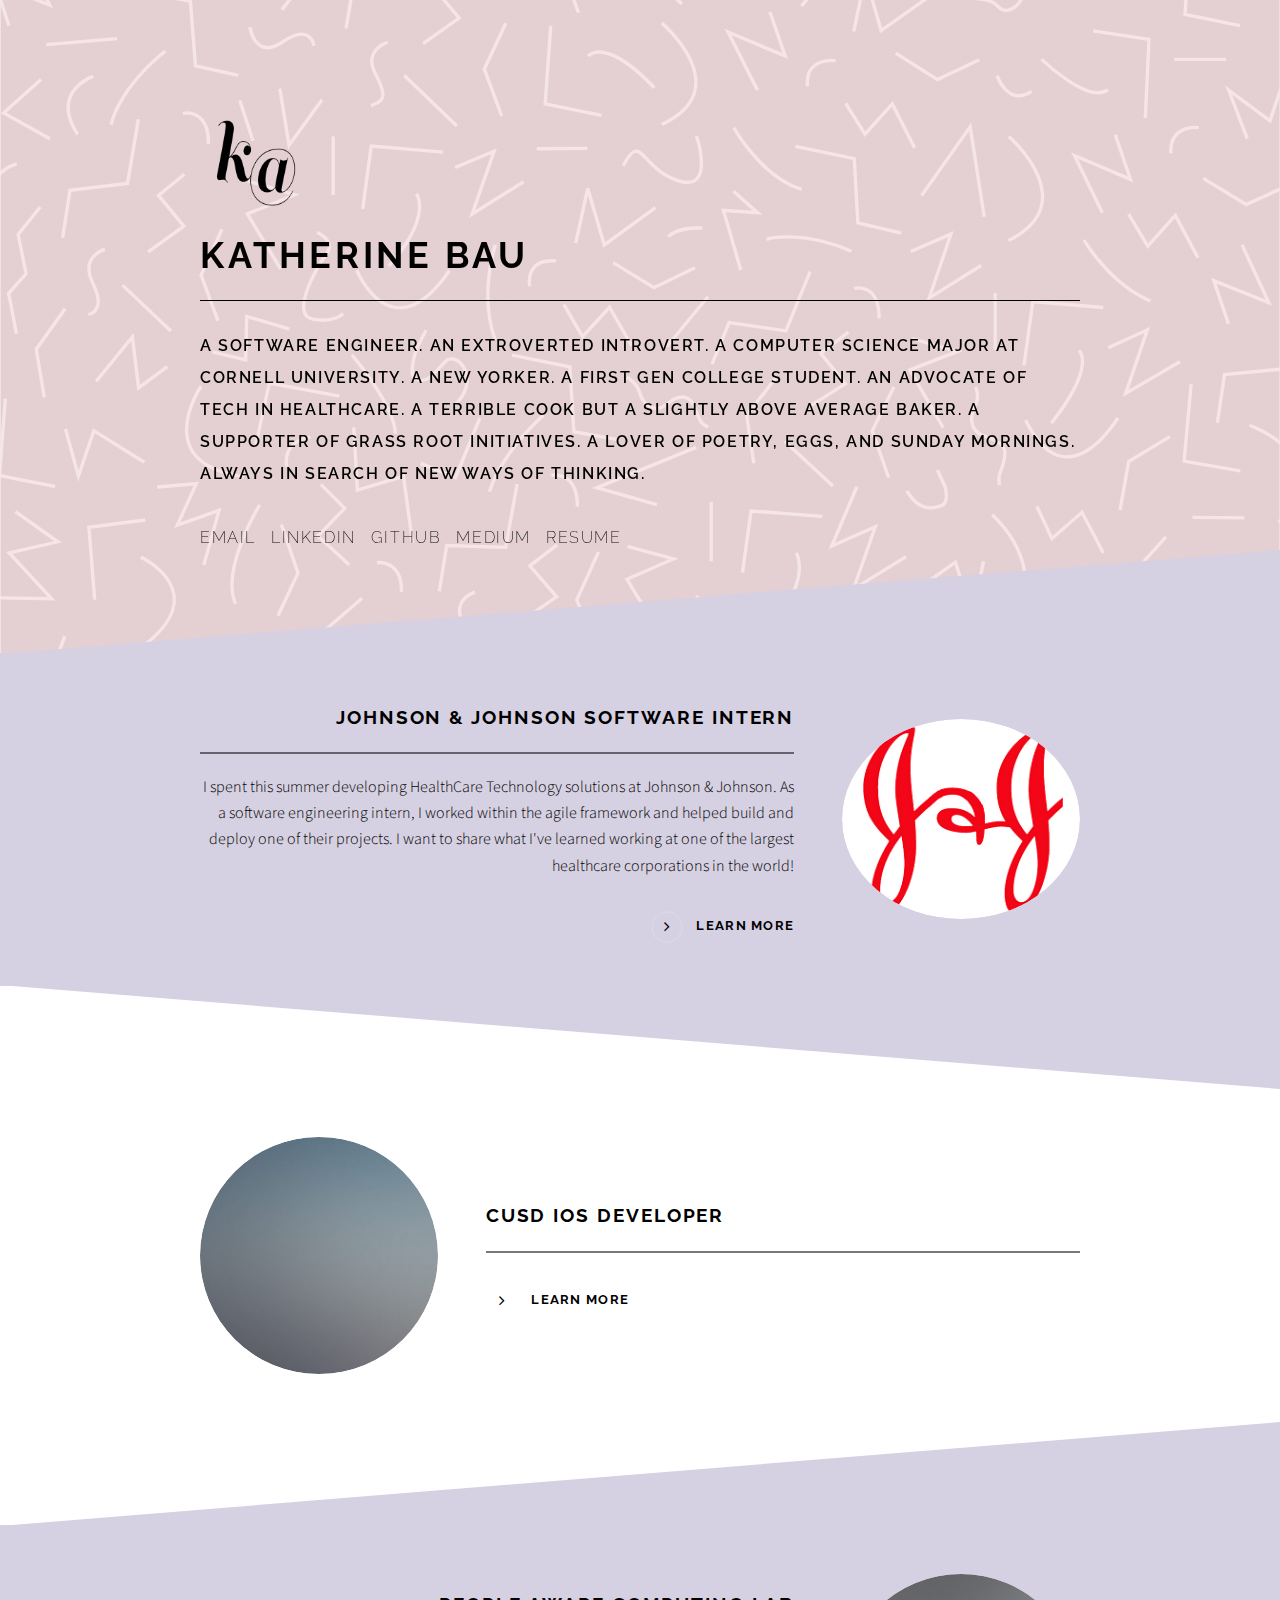
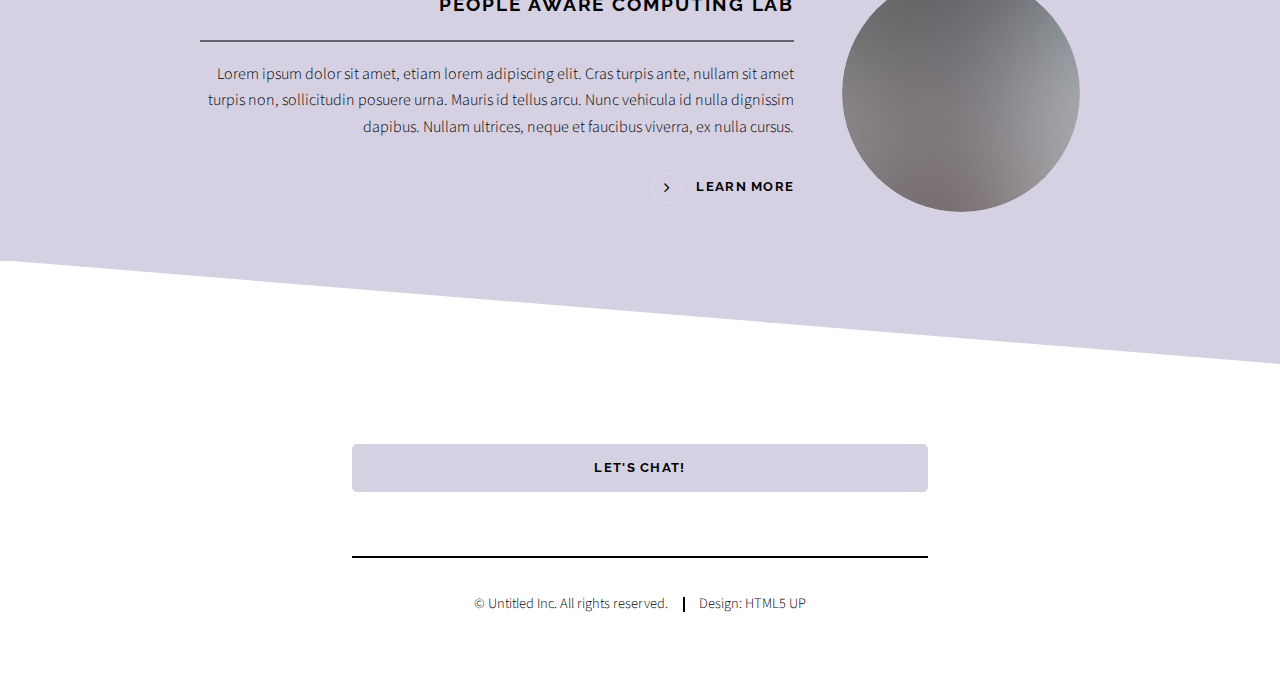
<file: index.html>
<!DOCTYPE HTML>
<!--
	Solid State by HTML5 UP
	html5up.net | @ajlkn
	Free for personal and commercial use under the CCA 3.0 license (html5up.net/license)

	Both the original HTML/CSS has been modified by Katherine Bau.
-->
<html>
	<head>
		<title>Katherine Bau</title>
		<meta charset="utf-8" />
		<meta name="viewport" content="width=device-width, initial-scale=1" />
		<!--[if lte IE 8]><script src="assets/js/ie/html5shiv.js"></script><![endif]-->
		<link rel="stylesheet" href="assets/css/main.css" />
		<!--[if lte IE 9]><link rel="stylesheet" href="assets/css/ie9.css" /><![endif]-->
		<!--[if lte IE 8]><link rel="stylesheet" href="assets/css/ie8.css" /><![endif]-->
	</head>
	<body>

		<!-- Page Wrapper -->
			<div id="page-wrapper">

				<!-- Header -->
					<header id="header" class="alt">
						<h1><a href="index.html">Katherine Bau</a></h1>
						<!--<nav>
							<a href="#menu">Menu</a>
						</nav>-->
					</header>

				<!-- Menu -->
					<!--<nav id="menu">
						<div class="inner">
							<h2 style = "padding-bottom: 0px;"><img src= "images/logokatblack.png" style = "width:30%; height:auto"></h2>
							<ul class="links">
								<li><a href="index.html">Home</a></li>
								<li><a href="generic.html">Generic</a></li>
								<li><a href="elements.html">Elements</a></li>
							</ul>
							<a href="#" class="close">Close</a>
						</div>
					</nav>-->


				<!-- Banner -->
					<section id="banner">
						<div class="inner">
							<img src= "images/logokatblack.png" style = "width:12% ; height:auto">
							<h2>Katherine Bau</h2>
							<p> <b>A software engineer. An Extroverted Introvert. A Computer Science Major at Cornell University. A New Yorker. A first gen college student. An advocate of tech in healthcare. A terrible cook but a slightly above average baker. A supporter of grass root initiatives. A lover of poetry, eggs, and Sunday mornings. Always in search of new ways of thinking.</b> </p>

							<p>
								<ul id = "contact_nav">
								<li class = "contact_nav_item"><a href="mailto:kb577@cornell.edu"><p>Email</p></a></li>
								<li class = "contact_nav_item"><a href="https://www.linkedin.com/in/katherine-bau" target="_blank"><p>LinkedIn</p></a></li>
								<li class = "conact_nav_item"><a href="https://github.com" target="_blank"><p>GitHub</p></a></li>
								<li class = "contact_nav_item"><a href="https://medium.com/@katherinebau" target="_blank"><p>Medium<p></a></li>
								<li class = "contact_nav_item"><a href="Resume.pdf" target="_blank"><p>Resume</p></a></li>
								<ul>
							</p>

						</div>
					</section>

				<!-- Wrapper -->
					<section id="wrapper">

						<!-- One -->
							<section id="one" class="wrapper spotlight style1">
								<div class="inner">
									<a href="#" onClick="return false;" class="image"><img src="images/jjlogo.png" alt=""/></a>
									<div class="content">
										<h2 class="major">Johnson & Johnson Software Intern</h2>
										<p>I spent this summer developing HealthCare Technology solutions at Johnson & Johnson. As a software engineering intern, I worked within the agile framework and helped build and deploy one of their projects. I want to share what I've learned working at one of the largest healthcare corporations in the world!  </p>
										<a href="#" class="special">Learn more</a>
									</div>
								</div>
							</section>

						<!-- Two -->
							<section id="two" class="wrapper alt spotlight style2">
								<div class="inner">
									<a href="#" class="image"><img src="images/pic02.jpg" alt="" /></a>
									<div class="content">
										<h2 class="major">CUSD iOS Developer</h2>
										<p></p>
										<a href="#" class="special">Learn more</a>
									</div>
								</div>
							</section>

						<!-- Three -->
							<section id="three" class="wrapper spotlight style3">
								<div class="inner">
									<a href="#" class="image"><img src="images/pic03.jpg" alt="" /></a>
									<div class="content">
										<h2 class="major">People Aware Computing Lab</h2>
										<p>Lorem ipsum dolor sit amet, etiam lorem adipiscing elit. Cras turpis ante, nullam sit amet turpis non, sollicitudin posuere urna. Mauris id tellus arcu. Nunc vehicula id nulla dignissim dapibus. Nullam ultrices, neque et faucibus viverra, ex nulla cursus.</p>
										<a href="#" class="special">Learn more</a>
									</div>
								</div>
							</section>

					</section>

				<!-- Footer -->
					<section id="footer">
						<div class="inner" style = "text-align: center; width:45%">
							<a href="mailto:kb577@cornell.edu" class="button special">Let's Chat!</a>
							<ul class="copyright">
								<li>&copy; Untitled Inc. All rights reserved.</li><li>Design: <a href="http://html5up.net">HTML5 UP</a></li>
							</ul>
						</div>
					</section>

			</div>

		<!-- Scripts -->
			<script src="assets/js/skel.min.js"></script>
			<script src="assets/js/jquery.min.js"></script>
			<script src="assets/js/jquery.scrollex.min.js"></script>
			<script src="assets/js/util.js"></script>
			<!--[if lte IE 8]><script src="assets/js/ie/respond.min.js"></script><![endif]-->
			<script src="assets/js/main.js"></script>

	</body>
</html>
</file>
<file: assets/css/ie9.css>
/*
	Solid State by HTML5 UP
	html5up.net | @ajlkn
	Free for personal and commercial use under the CCA 3.0 license (html5up.net/license)
*/

/* Basic */

	body {
		background-color: #2e3141;
		background-image: url("../../images/bg.jpg");
		background-size: cover;
		background-attachment: fixed;
		background-position: center;
	}

		body:before {
			background: rgba(46, 49, 65, 0.8);
			content: '';
			display: block;
			height: 100%;
			left: 0;
			position: fixed;
			top: 0;
			width: 100%;
		}

		body > * {
			position: relative;
			z-index: 1;
		}

/* Features */

	.features article {
		display: inline-block;
		width: 45%;
	}

/* Menu */

	#menu .inner {
		margin: 4em auto;
	}

/* Wrapper */

	#wrapper > header {
		background: none !important;
	}

	.wrapper.spotlight .inner {
		text-align: left !important;
	}

	.wrapper.spotlight .image {
		display: inline-block;
		margin: 0 3em 2em 0 !important;
		vertical-align: middle;
		width: 24%;
	}

	.wrapper.spotlight .content {
		display: inline-block;
		vertical-align: middle;
		width: 70%;
	}

/* Banner */

	#banner {
		background: none !important;
	}

/* Footer */

	#footer {
		background: none !important;
	}

		#footer .inner form {
			display: inline-block;
			width: 45%;
		}

		#footer .inner .contact {
			display: inline-block;
			width: 45%;
		}
</file>
<file: assets/css/ie8.css>
/*
	Solid State by HTML5 UP
	html5up.net | @ajlkn
	Free for personal and commercial use under the CCA 3.0 license (html5up.net/license)
*/

/* Basic */

	body {
		-ms-behavior: url("assets/js/backgroundsize.min.htc");
	}

/* Type */

	h1.major, h2.major, h3.major, h4.major, h5.major, h6.major {
		border-bottom: solid 2px #ffffff;
	}

	blockquote {
		border-left: solid 4px #ffffff;
	}

	code {
		border: solid 2px #ffffff;
	}

	hr {
		border-bottom: solid 2px #ffffff;
	}

/* Button */

	input[type="submit"],
	input[type="reset"],
	input[type="button"],
	button,
	.button {
		position: relative;
		-ms-behavior: url("assets/js/ie/PIE.htc");
		border: solid 2px #ffffff;
	}

		input[type="submit"].special,
		input[type="reset"].special,
		input[type="button"].special,
		button.special,
		.button.special {
			border: 0;
		}

/* Form */

	input[type="text"],
	input[type="password"],
	input[type="email"],
	input[type="tel"],
	select,
	textarea {
		position: relative;
		-ms-behavior: url("assets/js/ie/PIE.htc");
		background: transparent;
		border: solid 2px #ffffff;
	}

/* Table */

	table tbody tr {
		border: solid 1px #ffffff;
		border-left: 0;
		border-right: 0;
	}

	table.alt tbody tr td {
		border: solid 1px #ffffff;
		border-left-width: 0;
		border-top-width: 0;
	}

		table.alt tbody tr td:first-child {
			border-left-width: 1px;
		}

	table.alt tbody tr:first-child td {
		border-top-width: 1px;
	}

	table.alt thead {
		border-bottom: 0;
	}

	table.alt tfoot {
		border-top: 0;
	}

/* Features */

	.features article {
		-ms-behavior: url("assets/js/ie/PIE.htc");
		position: relative;
		width: 44%;
	}

		.features article .image {
			margin-top: 0;
			margin-left: 0;
			width: 100%;
		}

/* Menu */

	#menu {
		background: #2e3141;
	}

		#menu h2 {
			border-bottom: solid 2px #ffffff;
		}

/* Header */

	#header {
		background-color: #353849;
	}

/* Wrapper */

	.wrapper {
		margin: 0;
	}

		.wrapper:before, .wrapper:after {
			display: none;
		}

		.wrapper.spotlight .image {
			-ms-behavior: url("assets/js/ie/PIE.htc");
		}

			.wrapper.spotlight .image img {
				position: relative;
				-ms-behavior: url("assets/js/ie/PIE.htc");
			}

/* Banner */

	#banner .logo .icon {
		border: solid 2px #ffffff;
		-ms-behavior: url("assets/js/ie/PIE.htc");
	}

	#banner h2 {
		border-bottom: solid 2px #ffffff;
	}

/* Footer */

	#footer .inner .copyright {
		border-top: solid 2px #ffffff;
	}

		#footer .inner .copyright li {
			border-left: solid 2px #ffffff;
		}
</file>
<file: assets/css/main.css>
@import url(font-awesome.min.css);
@import url("https://fonts.googleapis.com/css?family=Raleway:200,700|Source+Sans+Pro:300,600,300italic,600italic");

/*
	Solid State by HTML5 UP
	html5up.net | @ajlkn
	Free for personal and commercial use under the CCA 3.0 license (html5up.net/license)
*/

/* Reset */

	html, body, div, span, applet, object, iframe, h1, h2, h3, h4, h5, h6, p, blockquote, pre, a, abbr, acronym, address, big, cite, code, del, dfn, em, img, ins, kbd, q, s, samp, small, strike, strong, sub, sup, tt, var, b, u, i, center, dl, dt, dd, ol, ul, li, fieldset, form, label, legend, table, caption, tbody, tfoot, thead, tr, th, td, article, aside, canvas, details, embed, figure, figcaption, footer, header, hgroup, menu, nav, output, ruby, section, summary, time, mark, audio, video {
		margin: 0;
		padding: 0;
		border: 0;
		font-size: 100%;
		font: inherit;
		vertical-align: baseline;
	}

	article, aside, details, figcaption, figure, footer, header, hgroup, menu, nav, section {
		display: block;
	}

	body {
		line-height: 1;
	}

	ol, ul {
		list-style: none;
	}

	blockquote, q {
		quotes: none;
	}

	blockquote:before, blockquote:after, q:before, q:after {
		content: '';
		content: none;
	}

	table {
		border-collapse: collapse;
		border-spacing: 0;
	}

	body {
		-webkit-text-size-adjust: none;
	}

/* Box Model */

	*, *:before, *:after {
		-moz-box-sizing: border-box;
		-webkit-box-sizing: border-box;
		box-sizing: border-box;
	}

/* Grid */

	.row {
		border-bottom: solid 1px transparent;
		-moz-box-sizing: border-box;
		-webkit-box-sizing: border-box;
		box-sizing: border-box;
	}

	.row > * {
		float: left;
		-moz-box-sizing: border-box;
		-webkit-box-sizing: border-box;
		box-sizing: border-box;
	}

	.row:after, .row:before {
		content: '';
		display: block;
		clear: both;
		height: 0;
	}

	.row.uniform > * > :first-child {
		margin-top: 0;
	}

	.row.uniform > * > :last-child {
		margin-bottom: 0;
	}

	.row.\30 \25 > * {
		padding: 0 0 0 0em;
	}

	.row.\30 \25 {
		margin: 0 0 -1px 0em;
	}

	.row.uniform.\30 \25 > * {
		padding: 0em 0 0 0em;
	}

	.row.uniform.\30 \25 {
		margin: 0em 0 -1px 0em;
	}

	.row > * {
		padding: 0 0 0 1.75em;
	}

	.row {
		margin: 0 0 -1px -1.75em;
	}

	.row.uniform > * {
		padding: 1.75em 0 0 1.75em;
	}

	.row.uniform {
		margin: -1.75em 0 -1px -1.75em;
	}

	.row.\32 00\25 > * {
		padding: 0 0 0 3.5em;
	}

	.row.\32 00\25 {
		margin: 0 0 -1px -3.5em;
	}

	.row.uniform.\32 00\25 > * {
		padding: 3.5em 0 0 3.5em;
	}

	.row.uniform.\32 00\25 {
		margin: -3.5em 0 -1px -3.5em;
	}

	.row.\31 50\25 > * {
		padding: 0 0 0 2.625em;
	}

	.row.\31 50\25 {
		margin: 0 0 -1px -2.625em;
	}

	.row.uniform.\31 50\25 > * {
		padding: 2.625em 0 0 2.625em;
	}

	.row.uniform.\31 50\25 {
		margin: -2.625em 0 -1px -2.625em;
	}

	.row.\35 0\25 > * {
		padding: 0 0 0 0.875em;
	}

	.row.\35 0\25 {
		margin: 0 0 -1px -0.875em;
	}

	.row.uniform.\35 0\25 > * {
		padding: 0.875em 0 0 0.875em;
	}

	.row.uniform.\35 0\25 {
		margin: -0.875em 0 -1px -0.875em;
	}

	.row.\32 5\25 > * {
		padding: 0 0 0 0.4375em;
	}

	.row.\32 5\25 {
		margin: 0 0 -1px -0.4375em;
	}

	.row.uniform.\32 5\25 > * {
		padding: 0.4375em 0 0 0.4375em;
	}

	.row.uniform.\32 5\25 {
		margin: -0.4375em 0 -1px -0.4375em;
	}

	.\31 2u, .\31 2u\24 {
		width: 100%;
		clear: none;
		margin-left: 0;
	}

	.\31 1u, .\31 1u\24 {
		width: 91.6666666667%;
		clear: none;
		margin-left: 0;
	}

	.\31 0u, .\31 0u\24 {
		width: 83.3333333333%;
		clear: none;
		margin-left: 0;
	}

	.\39 u, .\39 u\24 {
		width: 75%;
		clear: none;
		margin-left: 0;
	}

	.\38 u, .\38 u\24 {
		width: 66.6666666667%;
		clear: none;
		margin-left: 0;
	}

	.\37 u, .\37 u\24 {
		width: 58.3333333333%;
		clear: none;
		margin-left: 0;
	}

	.\36 u, .\36 u\24 {
		width: 50%;
		clear: none;
		margin-left: 0;
	}

	.\35 u, .\35 u\24 {
		width: 41.6666666667%;
		clear: none;
		margin-left: 0;
	}

	.\34 u, .\34 u\24 {
		width: 33.3333333333%;
		clear: none;
		margin-left: 0;
	}

	.\33 u, .\33 u\24 {
		width: 25%;
		clear: none;
		margin-left: 0;
	}

	.\32 u, .\32 u\24 {
		width: 16.6666666667%;
		clear: none;
		margin-left: 0;
	}

	.\31 u, .\31 u\24 {
		width: 8.3333333333%;
		clear: none;
		margin-left: 0;
	}

	.\31 2u\24 + *,
	.\31 1u\24 + *,
	.\31 0u\24 + *,
	.\39 u\24 + *,
	.\38 u\24 + *,
	.\37 u\24 + *,
	.\36 u\24 + *,
	.\35 u\24 + *,
	.\34 u\24 + *,
	.\33 u\24 + *,
	.\32 u\24 + *,
	.\31 u\24 + * {
		clear: left;
	}

	.\-11u {
		margin-left: 91.66667%;
	}

	.\-10u {
		margin-left: 83.33333%;
	}

	.\-9u {
		margin-left: 75%;
	}

	.\-8u {
		margin-left: 66.66667%;
	}

	.\-7u {
		margin-left: 58.33333%;
	}

	.\-6u {
		margin-left: 50%;
	}

	.\-5u {
		margin-left: 41.66667%;
	}

	.\-4u {
		margin-left: 33.33333%;
	}

	.\-3u {
		margin-left: 25%;
	}

	.\-2u {
		margin-left: 16.66667%;
	}

	.\-1u {
		margin-left: 8.33333%;
	}

	@media screen and (max-width: 1680px) {

		.row > * {
			padding: 0 0 0 1.75em;
		}

		.row {
			margin: 0 0 -1px -1.75em;
		}

		.row.uniform > * {
			padding: 1.75em 0 0 1.75em;
		}

		.row.uniform {
			margin: -1.75em 0 -1px -1.75em;
		}

		.row.\32 00\25 > * {
			padding: 0 0 0 3.5em;
		}

		.row.\32 00\25 {
			margin: 0 0 -1px -3.5em;
		}

		.row.uniform.\32 00\25 > * {
			padding: 3.5em 0 0 3.5em;
		}

		.row.uniform.\32 00\25 {
			margin: -3.5em 0 -1px -3.5em;
		}

		.row.\31 50\25 > * {
			padding: 0 0 0 2.625em;
		}

		.row.\31 50\25 {
			margin: 0 0 -1px -2.625em;
		}

		.row.uniform.\31 50\25 > * {
			padding: 2.625em 0 0 2.625em;
		}

		.row.uniform.\31 50\25 {
			margin: -2.625em 0 -1px -2.625em;
		}

		.row.\35 0\25 > * {
			padding: 0 0 0 0.875em;
		}

		.row.\35 0\25 {
			margin: 0 0 -1px -0.875em;
		}

		.row.uniform.\35 0\25 > * {
			padding: 0.875em 0 0 0.875em;
		}

		.row.uniform.\35 0\25 {
			margin: -0.875em 0 -1px -0.875em;
		}

		.row.\32 5\25 > * {
			padding: 0 0 0 0.4375em;
		}

		.row.\32 5\25 {
			margin: 0 0 -1px -0.4375em;
		}

		.row.uniform.\32 5\25 > * {
			padding: 0.4375em 0 0 0.4375em;
		}

		.row.uniform.\32 5\25 {
			margin: -0.4375em 0 -1px -0.4375em;
		}

		.\31 2u\28xlarge\29, .\31 2u\24\28xlarge\29 {
			width: 100%;
			clear: none;
			margin-left: 0;
		}

		.\31 1u\28xlarge\29, .\31 1u\24\28xlarge\29 {
			width: 91.6666666667%;
			clear: none;
			margin-left: 0;
		}

		.\31 0u\28xlarge\29, .\31 0u\24\28xlarge\29 {
			width: 83.3333333333%;
			clear: none;
			margin-left: 0;
		}

		.\39 u\28xlarge\29, .\39 u\24\28xlarge\29 {
			width: 75%;
			clear: none;
			margin-left: 0;
		}

		.\38 u\28xlarge\29, .\38 u\24\28xlarge\29 {
			width: 66.6666666667%;
			clear: none;
			margin-left: 0;
		}

		.\37 u\28xlarge\29, .\37 u\24\28xlarge\29 {
			width: 58.3333333333%;
			clear: none;
			margin-left: 0;
		}

		.\36 u\28xlarge\29, .\36 u\24\28xlarge\29 {
			width: 50%;
			clear: none;
			margin-left: 0;
		}

		.\35 u\28xlarge\29, .\35 u\24\28xlarge\29 {
			width: 41.6666666667%;
			clear: none;
			margin-left: 0;
		}

		.\34 u\28xlarge\29, .\34 u\24\28xlarge\29 {
			width: 33.3333333333%;
			clear: none;
			margin-left: 0;
		}

		.\33 u\28xlarge\29, .\33 u\24\28xlarge\29 {
			width: 25%;
			clear: none;
			margin-left: 0;
		}

		.\32 u\28xlarge\29, .\32 u\24\28xlarge\29 {
			width: 16.6666666667%;
			clear: none;
			margin-left: 0;
		}

		.\31 u\28xlarge\29, .\31 u\24\28xlarge\29 {
			width: 8.3333333333%;
			clear: none;
			margin-left: 0;
		}

		.\31 2u\24\28xlarge\29 + *,
		.\31 1u\24\28xlarge\29 + *,
		.\31 0u\24\28xlarge\29 + *,
		.\39 u\24\28xlarge\29 + *,
		.\38 u\24\28xlarge\29 + *,
		.\37 u\24\28xlarge\29 + *,
		.\36 u\24\28xlarge\29 + *,
		.\35 u\24\28xlarge\29 + *,
		.\34 u\24\28xlarge\29 + *,
		.\33 u\24\28xlarge\29 + *,
		.\32 u\24\28xlarge\29 + *,
		.\31 u\24\28xlarge\29 + * {
			clear: left;
		}

		.\-11u\28xlarge\29 {
			margin-left: 91.66667%;
		}

		.\-10u\28xlarge\29 {
			margin-left: 83.33333%;
		}

		.\-9u\28xlarge\29 {
			margin-left: 75%;
		}

		.\-8u\28xlarge\29 {
			margin-left: 66.66667%;
		}

		.\-7u\28xlarge\29 {
			margin-left: 58.33333%;
		}

		.\-6u\28xlarge\29 {
			margin-left: 50%;
		}

		.\-5u\28xlarge\29 {
			margin-left: 41.66667%;
		}

		.\-4u\28xlarge\29 {
			margin-left: 33.33333%;
		}

		.\-3u\28xlarge\29 {
			margin-left: 25%;
		}

		.\-2u\28xlarge\29 {
			margin-left: 16.66667%;
		}

		.\-1u\28xlarge\29 {
			margin-left: 8.33333%;
		}

	}

	@media screen and (max-width: 1280px) {

		.row > * {
			padding: 0 0 0 1.75em;
		}

		.row {
			margin: 0 0 -1px -1.75em;
		}

		.row.uniform > * {
			padding: 1.75em 0 0 1.75em;
		}

		.row.uniform {
			margin: -1.75em 0 -1px -1.75em;
		}

		.row.\32 00\25 > * {
			padding: 0 0 0 3.5em;
		}

		.row.\32 00\25 {
			margin: 0 0 -1px -3.5em;
		}

		.row.uniform.\32 00\25 > * {
			padding: 3.5em 0 0 3.5em;
		}

		.row.uniform.\32 00\25 {
			margin: -3.5em 0 -1px -3.5em;
		}

		.row.\31 50\25 > * {
			padding: 0 0 0 2.625em;
		}

		.row.\31 50\25 {
			margin: 0 0 -1px -2.625em;
		}

		.row.uniform.\31 50\25 > * {
			padding: 2.625em 0 0 2.625em;
		}

		.row.uniform.\31 50\25 {
			margin: -2.625em 0 -1px -2.625em;
		}

		.row.\35 0\25 > * {
			padding: 0 0 0 0.875em;
		}

		.row.\35 0\25 {
			margin: 0 0 -1px -0.875em;
		}

		.row.uniform.\35 0\25 > * {
			padding: 0.875em 0 0 0.875em;
		}

		.row.uniform.\35 0\25 {
			margin: -0.875em 0 -1px -0.875em;
		}

		.row.\32 5\25 > * {
			padding: 0 0 0 0.4375em;
		}

		.row.\32 5\25 {
			margin: 0 0 -1px -0.4375em;
		}

		.row.uniform.\32 5\25 > * {
			padding: 0.4375em 0 0 0.4375em;
		}

		.row.uniform.\32 5\25 {
			margin: -0.4375em 0 -1px -0.4375em;
		}

		.\31 2u\28large\29, .\31 2u\24\28large\29 {
			width: 100%;
			clear: none;
			margin-left: 0;
		}

		.\31 1u\28large\29, .\31 1u\24\28large\29 {
			width: 91.6666666667%;
			clear: none;
			margin-left: 0;
		}

		.\31 0u\28large\29, .\31 0u\24\28large\29 {
			width: 83.3333333333%;
			clear: none;
			margin-left: 0;
		}

		.\39 u\28large\29, .\39 u\24\28large\29 {
			width: 75%;
			clear: none;
			margin-left: 0;
		}

		.\38 u\28large\29, .\38 u\24\28large\29 {
			width: 66.6666666667%;
			clear: none;
			margin-left: 0;
		}

		.\37 u\28large\29, .\37 u\24\28large\29 {
			width: 58.3333333333%;
			clear: none;
			margin-left: 0;
		}

		.\36 u\28large\29, .\36 u\24\28large\29 {
			width: 50%;
			clear: none;
			margin-left: 0;
		}

		.\35 u\28large\29, .\35 u\24\28large\29 {
			width: 41.6666666667%;
			clear: none;
			margin-left: 0;
		}

		.\34 u\28large\29, .\34 u\24\28large\29 {
			width: 33.3333333333%;
			clear: none;
			margin-left: 0;
		}

		.\33 u\28large\29, .\33 u\24\28large\29 {
			width: 25%;
			clear: none;
			margin-left: 0;
		}

		.\32 u\28large\29, .\32 u\24\28large\29 {
			width: 16.6666666667%;
			clear: none;
			margin-left: 0;
		}

		.\31 u\28large\29, .\31 u\24\28large\29 {
			width: 8.3333333333%;
			clear: none;
			margin-left: 0;
		}

		.\31 2u\24\28large\29 + *,
		.\31 1u\24\28large\29 + *,
		.\31 0u\24\28large\29 + *,
		.\39 u\24\28large\29 + *,
		.\38 u\24\28large\29 + *,
		.\37 u\24\28large\29 + *,
		.\36 u\24\28large\29 + *,
		.\35 u\24\28large\29 + *,
		.\34 u\24\28large\29 + *,
		.\33 u\24\28large\29 + *,
		.\32 u\24\28large\29 + *,
		.\31 u\24\28large\29 + * {
			clear: left;
		}

		.\-11u\28large\29 {
			margin-left: 91.66667%;
		}

		.\-10u\28large\29 {
			margin-left: 83.33333%;
		}

		.\-9u\28large\29 {
			margin-left: 75%;
		}

		.\-8u\28large\29 {
			margin-left: 66.66667%;
		}

		.\-7u\28large\29 {
			margin-left: 58.33333%;
		}

		.\-6u\28large\29 {
			margin-left: 50%;
		}

		.\-5u\28large\29 {
			margin-left: 41.66667%;
		}

		.\-4u\28large\29 {
			margin-left: 33.33333%;
		}

		.\-3u\28large\29 {
			margin-left: 25%;
		}

		.\-2u\28large\29 {
			margin-left: 16.66667%;
		}

		.\-1u\28large\29 {
			margin-left: 8.33333%;
		}

	}

	@media screen and (max-width: 980px) {

		.row > * {
			padding: 0 0 0 1.75em;
		}

		.row {
			margin: 0 0 -1px -1.75em;
		}

		.row.uniform > * {
			padding: 1.75em 0 0 1.75em;
		}

		.row.uniform {
			margin: -1.75em 0 -1px -1.75em;
		}

		.row.\32 00\25 > * {
			padding: 0 0 0 3.5em;
		}

		.row.\32 00\25 {
			margin: 0 0 -1px -3.5em;
		}

		.row.uniform.\32 00\25 > * {
			padding: 3.5em 0 0 3.5em;
		}

		.row.uniform.\32 00\25 {
			margin: -3.5em 0 -1px -3.5em;
		}

		.row.\31 50\25 > * {
			padding: 0 0 0 2.625em;
		}

		.row.\31 50\25 {
			margin: 0 0 -1px -2.625em;
		}

		.row.uniform.\31 50\25 > * {
			padding: 2.625em 0 0 2.625em;
		}

		.row.uniform.\31 50\25 {
			margin: -2.625em 0 -1px -2.625em;
		}

		.row.\35 0\25 > * {
			padding: 0 0 0 0.875em;
		}

		.row.\35 0\25 {
			margin: 0 0 -1px -0.875em;
		}

		.row.uniform.\35 0\25 > * {
			padding: 0.875em 0 0 0.875em;
		}

		.row.uniform.\35 0\25 {
			margin: -0.875em 0 -1px -0.875em;
		}

		.row.\32 5\25 > * {
			padding: 0 0 0 0.4375em;
		}

		.row.\32 5\25 {
			margin: 0 0 -1px -0.4375em;
		}

		.row.uniform.\32 5\25 > * {
			padding: 0.4375em 0 0 0.4375em;
		}

		.row.uniform.\32 5\25 {
			margin: -0.4375em 0 -1px -0.4375em;
		}

		.\31 2u\28medium\29, .\31 2u\24\28medium\29 {
			width: 100%;
			clear: none;
			margin-left: 0;
		}

		.\31 1u\28medium\29, .\31 1u\24\28medium\29 {
			width: 91.6666666667%;
			clear: none;
			margin-left: 0;
		}

		.\31 0u\28medium\29, .\31 0u\24\28medium\29 {
			width: 83.3333333333%;
			clear: none;
			margin-left: 0;
		}

		.\39 u\28medium\29, .\39 u\24\28medium\29 {
			width: 75%;
			clear: none;
			margin-left: 0;
		}

		.\38 u\28medium\29, .\38 u\24\28medium\29 {
			width: 66.6666666667%;
			clear: none;
			margin-left: 0;
		}

		.\37 u\28medium\29, .\37 u\24\28medium\29 {
			width: 58.3333333333%;
			clear: none;
			margin-left: 0;
		}

		.\36 u\28medium\29, .\36 u\24\28medium\29 {
			width: 50%;
			clear: none;
			margin-left: 0;
		}

		.\35 u\28medium\29, .\35 u\24\28medium\29 {
			width: 41.6666666667%;
			clear: none;
			margin-left: 0;
		}

		.\34 u\28medium\29, .\34 u\24\28medium\29 {
			width: 33.3333333333%;
			clear: none;
			margin-left: 0;
		}

		.\33 u\28medium\29, .\33 u\24\28medium\29 {
			width: 25%;
			clear: none;
			margin-left: 0;
		}

		.\32 u\28medium\29, .\32 u\24\28medium\29 {
			width: 16.6666666667%;
			clear: none;
			margin-left: 0;
		}

		.\31 u\28medium\29, .\31 u\24\28medium\29 {
			width: 8.3333333333%;
			clear: none;
			margin-left: 0;
		}

		.\31 2u\24\28medium\29 + *,
		.\31 1u\24\28medium\29 + *,
		.\31 0u\24\28medium\29 + *,
		.\39 u\24\28medium\29 + *,
		.\38 u\24\28medium\29 + *,
		.\37 u\24\28medium\29 + *,
		.\36 u\24\28medium\29 + *,
		.\35 u\24\28medium\29 + *,
		.\34 u\24\28medium\29 + *,
		.\33 u\24\28medium\29 + *,
		.\32 u\24\28medium\29 + *,
		.\31 u\24\28medium\29 + * {
			clear: left;
		}

		.\-11u\28medium\29 {
			margin-left: 91.66667%;
		}

		.\-10u\28medium\29 {
			margin-left: 83.33333%;
		}

		.\-9u\28medium\29 {
			margin-left: 75%;
		}

		.\-8u\28medium\29 {
			margin-left: 66.66667%;
		}

		.\-7u\28medium\29 {
			margin-left: 58.33333%;
		}

		.\-6u\28medium\29 {
			margin-left: 50%;
		}

		.\-5u\28medium\29 {
			margin-left: 41.66667%;
		}

		.\-4u\28medium\29 {
			margin-left: 33.33333%;
		}

		.\-3u\28medium\29 {
			margin-left: 25%;
		}

		.\-2u\28medium\29 {
			margin-left: 16.66667%;
		}

		.\-1u\28medium\29 {
			margin-left: 8.33333%;
		}

	}

	@media screen and (max-width: 736px) {

		.row > * {
			padding: 0 0 0 1.25em;
		}

		.row {
			margin: 0 0 -1px -1.25em;
		}

		.row.uniform > * {
			padding: 1.25em 0 0 1.25em;
		}

		.row.uniform {
			margin: -1.25em 0 -1px -1.25em;
		}

		.row.\32 00\25 > * {
			padding: 0 0 0 2.5em;
		}

		.row.\32 00\25 {
			margin: 0 0 -1px -2.5em;
		}

		.row.uniform.\32 00\25 > * {
			padding: 2.5em 0 0 2.5em;
		}

		.row.uniform.\32 00\25 {
			margin: -2.5em 0 -1px -2.5em;
		}

		.row.\31 50\25 > * {
			padding: 0 0 0 1.875em;
		}

		.row.\31 50\25 {
			margin: 0 0 -1px -1.875em;
		}

		.row.uniform.\31 50\25 > * {
			padding: 1.875em 0 0 1.875em;
		}

		.row.uniform.\31 50\25 {
			margin: -1.875em 0 -1px -1.875em;
		}

		.row.\35 0\25 > * {
			padding: 0 0 0 0.625em;
		}

		.row.\35 0\25 {
			margin: 0 0 -1px -0.625em;
		}

		.row.uniform.\35 0\25 > * {
			padding: 0.625em 0 0 0.625em;
		}

		.row.uniform.\35 0\25 {
			margin: -0.625em 0 -1px -0.625em;
		}

		.row.\32 5\25 > * {
			padding: 0 0 0 0.3125em;
		}

		.row.\32 5\25 {
			margin: 0 0 -1px -0.3125em;
		}

		.row.uniform.\32 5\25 > * {
			padding: 0.3125em 0 0 0.3125em;
		}

		.row.uniform.\32 5\25 {
			margin: -0.3125em 0 -1px -0.3125em;
		}

		.\31 2u\28small\29, .\31 2u\24\28small\29 {
			width: 100%;
			clear: none;
			margin-left: 0;
		}

		.\31 1u\28small\29, .\31 1u\24\28small\29 {
			width: 91.6666666667%;
			clear: none;
			margin-left: 0;
		}

		.\31 0u\28small\29, .\31 0u\24\28small\29 {
			width: 83.3333333333%;
			clear: none;
			margin-left: 0;
		}

		.\39 u\28small\29, .\39 u\24\28small\29 {
			width: 75%;
			clear: none;
			margin-left: 0;
		}

		.\38 u\28small\29, .\38 u\24\28small\29 {
			width: 66.6666666667%;
			clear: none;
			margin-left: 0;
		}

		.\37 u\28small\29, .\37 u\24\28small\29 {
			width: 58.3333333333%;
			clear: none;
			margin-left: 0;
		}

		.\36 u\28small\29, .\36 u\24\28small\29 {
			width: 50%;
			clear: none;
			margin-left: 0;
		}

		.\35 u\28small\29, .\35 u\24\28small\29 {
			width: 41.6666666667%;
			clear: none;
			margin-left: 0;
		}

		.\34 u\28small\29, .\34 u\24\28small\29 {
			width: 33.3333333333%;
			clear: none;
			margin-left: 0;
		}

		.\33 u\28small\29, .\33 u\24\28small\29 {
			width: 25%;
			clear: none;
			margin-left: 0;
		}

		.\32 u\28small\29, .\32 u\24\28small\29 {
			width: 16.6666666667%;
			clear: none;
			margin-left: 0;
		}

		.\31 u\28small\29, .\31 u\24\28small\29 {
			width: 8.3333333333%;
			clear: none;
			margin-left: 0;
		}

		.\31 2u\24\28small\29 + *,
		.\31 1u\24\28small\29 + *,
		.\31 0u\24\28small\29 + *,
		.\39 u\24\28small\29 + *,
		.\38 u\24\28small\29 + *,
		.\37 u\24\28small\29 + *,
		.\36 u\24\28small\29 + *,
		.\35 u\24\28small\29 + *,
		.\34 u\24\28small\29 + *,
		.\33 u\24\28small\29 + *,
		.\32 u\24\28small\29 + *,
		.\31 u\24\28small\29 + * {
			clear: left;
		}

		.\-11u\28small\29 {
			margin-left: 91.66667%;
		}

		.\-10u\28small\29 {
			margin-left: 83.33333%;
		}

		.\-9u\28small\29 {
			margin-left: 75%;
		}

		.\-8u\28small\29 {
			margin-left: 66.66667%;
		}

		.\-7u\28small\29 {
			margin-left: 58.33333%;
		}

		.\-6u\28small\29 {
			margin-left: 50%;
		}

		.\-5u\28small\29 {
			margin-left: 41.66667%;
		}

		.\-4u\28small\29 {
			margin-left: 33.33333%;
		}

		.\-3u\28small\29 {
			margin-left: 25%;
		}

		.\-2u\28small\29 {
			margin-left: 16.66667%;
		}

		.\-1u\28small\29 {
			margin-left: 8.33333%;
		}

	}

	@media screen and (max-width: 640px) {

		.row > * {
			padding: 0 0 0 1.25em;
		}

		.row {
			margin: 0 0 -1px -1.25em;
		}

		.row.uniform > * {
			padding: 1.25em 0 0 1.25em;
		}

		.row.uniform {
			margin: -1.25em 0 -1px -1.25em;
		}

		.row.\32 00\25 > * {
			padding: 0 0 0 2.5em;
		}

		.row.\32 00\25 {
			margin: 0 0 -1px -2.5em;
		}

		.row.uniform.\32 00\25 > * {
			padding: 2.5em 0 0 2.5em;
		}

		.row.uniform.\32 00\25 {
			margin: -2.5em 0 -1px -2.5em;
		}

		.row.\31 50\25 > * {
			padding: 0 0 0 1.875em;
		}

		.row.\31 50\25 {
			margin: 0 0 -1px -1.875em;
		}

		.row.uniform.\31 50\25 > * {
			padding: 1.875em 0 0 1.875em;
		}

		.row.uniform.\31 50\25 {
			margin: -1.875em 0 -1px -1.875em;
		}

		.row.\35 0\25 > * {
			padding: 0 0 0 0.625em;
		}

		.row.\35 0\25 {
			margin: 0 0 -1px -0.625em;
		}

		.row.uniform.\35 0\25 > * {
			padding: 0.625em 0 0 0.625em;
		}

		.row.uniform.\35 0\25 {
			margin: -0.625em 0 -1px -0.625em;
		}

		.row.\32 5\25 > * {
			padding: 0 0 0 0.3125em;
		}

		.row.\32 5\25 {
			margin: 0 0 -1px -0.3125em;
		}

		.row.uniform.\32 5\25 > * {
			padding: 0.3125em 0 0 0.3125em;
		}

		.row.uniform.\32 5\25 {
			margin: -0.3125em 0 -1px -0.3125em;
		}

		.\31 2u\28xsmall\29, .\31 2u\24\28xsmall\29 {
			width: 100%;
			clear: none;
			margin-left: 0;
		}

		.\31 1u\28xsmall\29, .\31 1u\24\28xsmall\29 {
			width: 91.6666666667%;
			clear: none;
			margin-left: 0;
		}

		.\31 0u\28xsmall\29, .\31 0u\24\28xsmall\29 {
			width: 83.3333333333%;
			clear: none;
			margin-left: 0;
		}

		.\39 u\28xsmall\29, .\39 u\24\28xsmall\29 {
			width: 75%;
			clear: none;
			margin-left: 0;
		}

		.\38 u\28xsmall\29, .\38 u\24\28xsmall\29 {
			width: 66.6666666667%;
			clear: none;
			margin-left: 0;
		}

		.\37 u\28xsmall\29, .\37 u\24\28xsmall\29 {
			width: 58.3333333333%;
			clear: none;
			margin-left: 0;
		}

		.\36 u\28xsmall\29, .\36 u\24\28xsmall\29 {
			width: 50%;
			clear: none;
			margin-left: 0;
		}

		.\35 u\28xsmall\29, .\35 u\24\28xsmall\29 {
			width: 41.6666666667%;
			clear: none;
			margin-left: 0;
		}

		.\34 u\28xsmall\29, .\34 u\24\28xsmall\29 {
			width: 33.3333333333%;
			clear: none;
			margin-left: 0;
		}

		.\33 u\28xsmall\29, .\33 u\24\28xsmall\29 {
			width: 25%;
			clear: none;
			margin-left: 0;
		}

		.\32 u\28xsmall\29, .\32 u\24\28xsmall\29 {
			width: 16.6666666667%;
			clear: none;
			margin-left: 0;
		}

		.\31 u\28xsmall\29, .\31 u\24\28xsmall\29 {
			width: 8.3333333333%;
			clear: none;
			margin-left: 0;
		}

		.\31 2u\24\28xsmall\29 + *,
		.\31 1u\24\28xsmall\29 + *,
		.\31 0u\24\28xsmall\29 + *,
		.\39 u\24\28xsmall\29 + *,
		.\38 u\24\28xsmall\29 + *,
		.\37 u\24\28xsmall\29 + *,
		.\36 u\24\28xsmall\29 + *,
		.\35 u\24\28xsmall\29 + *,
		.\34 u\24\28xsmall\29 + *,
		.\33 u\24\28xsmall\29 + *,
		.\32 u\24\28xsmall\29 + *,
		.\31 u\24\28xsmall\29 + * {
			clear: left;
		}

		.\-11u\28xsmall\29 {
			margin-left: 91.66667%;
		}

		.\-10u\28xsmall\29 {
			margin-left: 83.33333%;
		}

		.\-9u\28xsmall\29 {
			margin-left: 75%;
		}

		.\-8u\28xsmall\29 {
			margin-left: 66.66667%;
		}

		.\-7u\28xsmall\29 {
			margin-left: 58.33333%;
		}

		.\-6u\28xsmall\29 {
			margin-left: 50%;
		}

		.\-5u\28xsmall\29 {
			margin-left: 41.66667%;
		}

		.\-4u\28xsmall\29 {
			margin-left: 33.33333%;
		}

		.\-3u\28xsmall\29 {
			margin-left: 25%;
		}

		.\-2u\28xsmall\29 {
			margin-left: 16.66667%;
		}

		.\-1u\28xsmall\29 {
			margin-left: 8.33333%;
		}

	}

	@media screen and (max-width: 360px) {

		.row > * {
			padding: 0 0 0 1.25em;
		}

		.row {
			margin: 0 0 -1px -1.25em;
		}

		.row.uniform > * {
			padding: 1.25em 0 0 1.25em;
		}

		.row.uniform {
			margin: -1.25em 0 -1px -1.25em;
		}

		.row.\32 00\25 > * {
			padding: 0 0 0 2.5em;
		}

		.row.\32 00\25 {
			margin: 0 0 -1px -2.5em;
		}

		.row.uniform.\32 00\25 > * {
			padding: 2.5em 0 0 2.5em;
		}

		.row.uniform.\32 00\25 {
			margin: -2.5em 0 -1px -2.5em;
		}

		.row.\31 50\25 > * {
			padding: 0 0 0 1.875em;
		}

		.row.\31 50\25 {
			margin: 0 0 -1px -1.875em;
		}

		.row.uniform.\31 50\25 > * {
			padding: 1.875em 0 0 1.875em;
		}

		.row.uniform.\31 50\25 {
			margin: -1.875em 0 -1px -1.875em;
		}

		.row.\35 0\25 > * {
			padding: 0 0 0 0.625em;
		}

		.row.\35 0\25 {
			margin: 0 0 -1px -0.625em;
		}

		.row.uniform.\35 0\25 > * {
			padding: 0.625em 0 0 0.625em;
		}

		.row.uniform.\35 0\25 {
			margin: -0.625em 0 -1px -0.625em;
		}

		.row.\32 5\25 > * {
			padding: 0 0 0 0.3125em;
		}

		.row.\32 5\25 {
			margin: 0 0 -1px -0.3125em;
		}

		.row.uniform.\32 5\25 > * {
			padding: 0.3125em 0 0 0.3125em;
		}

		.row.uniform.\32 5\25 {
			margin: -0.3125em 0 -1px -0.3125em;
		}

		.\31 2u\28xxsmall\29, .\31 2u\24\28xxsmall\29 {
			width: 100%;
			clear: none;
			margin-left: 0;
		}

		.\31 1u\28xxsmall\29, .\31 1u\24\28xxsmall\29 {
			width: 91.6666666667%;
			clear: none;
			margin-left: 0;
		}

		.\31 0u\28xxsmall\29, .\31 0u\24\28xxsmall\29 {
			width: 83.3333333333%;
			clear: none;
			margin-left: 0;
		}

		.\39 u\28xxsmall\29, .\39 u\24\28xxsmall\29 {
			width: 75%;
			clear: none;
			margin-left: 0;
		}

		.\38 u\28xxsmall\29, .\38 u\24\28xxsmall\29 {
			width: 66.6666666667%;
			clear: none;
			margin-left: 0;
		}

		.\37 u\28xxsmall\29, .\37 u\24\28xxsmall\29 {
			width: 58.3333333333%;
			clear: none;
			margin-left: 0;
		}

		.\36 u\28xxsmall\29, .\36 u\24\28xxsmall\29 {
			width: 50%;
			clear: none;
			margin-left: 0;
		}

		.\35 u\28xxsmall\29, .\35 u\24\28xxsmall\29 {
			width: 41.6666666667%;
			clear: none;
			margin-left: 0;
		}

		.\34 u\28xxsmall\29, .\34 u\24\28xxsmall\29 {
			width: 33.3333333333%;
			clear: none;
			margin-left: 0;
		}

		.\33 u\28xxsmall\29, .\33 u\24\28xxsmall\29 {
			width: 25%;
			clear: none;
			margin-left: 0;
		}

		.\32 u\28xxsmall\29, .\32 u\24\28xxsmall\29 {
			width: 16.6666666667%;
			clear: none;
			margin-left: 0;
		}

		.\31 u\28xxsmall\29, .\31 u\24\28xxsmall\29 {
			width: 8.3333333333%;
			clear: none;
			margin-left: 0;
		}

		.\31 2u\24\28xxsmall\29 + *,
		.\31 1u\24\28xxsmall\29 + *,
		.\31 0u\24\28xxsmall\29 + *,
		.\39 u\24\28xxsmall\29 + *,
		.\38 u\24\28xxsmall\29 + *,
		.\37 u\24\28xxsmall\29 + *,
		.\36 u\24\28xxsmall\29 + *,
		.\35 u\24\28xxsmall\29 + *,
		.\34 u\24\28xxsmall\29 + *,
		.\33 u\24\28xxsmall\29 + *,
		.\32 u\24\28xxsmall\29 + *,
		.\31 u\24\28xxsmall\29 + * {
			clear: left;
		}

		.\-11u\28xxsmall\29 {
			margin-left: 91.66667%;
		}

		.\-10u\28xxsmall\29 {
			margin-left: 83.33333%;
		}

		.\-9u\28xxsmall\29 {
			margin-left: 75%;
		}

		.\-8u\28xxsmall\29 {
			margin-left: 66.66667%;
		}

		.\-7u\28xxsmall\29 {
			margin-left: 58.33333%;
		}

		.\-6u\28xxsmall\29 {
			margin-left: 50%;
		}

		.\-5u\28xxsmall\29 {
			margin-left: 41.66667%;
		}

		.\-4u\28xxsmall\29 {
			margin-left: 33.33333%;
		}

		.\-3u\28xxsmall\29 {
			margin-left: 25%;
		}

		.\-2u\28xxsmall\29 {
			margin-left: 16.66667%;
		}

		.\-1u\28xxsmall\29 {
			margin-left: 8.33333%;
		}

	}

/* Basic */

	@-ms-viewport {
		width: device-width;
	}

	body {
		-ms-overflow-style: scrollbar;
	}

	@media screen and (max-width: 640px) {

		html, body {
			min-width: 320px;
		}

	}

	body {
		background-image: linear-gradient(to top, rgba(255, 242, 251, 0.3), rgba(255, 242, 251, 0.3)), url("images/jimmywalkerbackground.svg");
		
		background-size: auto, cover;
		background-attachment: fixed, fixed;
		background-position: center, center;
	}

		body.is-loading *, body.is-loading *:before, body.is-loading *:after {
			-moz-animation: none !important;
			-webkit-animation: none !important;
			-ms-animation: none !important;
			animation: none !important;
			-moz-transition: none !important;
			-webkit-transition: none !important;
			-ms-transition: none !important;
			transition: none !important;
		}

/* Type */

	body, input, select, textarea {
		color: #000000;
		font-family: "Source Sans Pro", Helvetica, sans-serif;
		font-size: 16.5pt;
		font-weight: 300;
		line-height: 1.65;
	}

		@media screen and (max-width: 1680px) {

			body, input, select, textarea {
				font-size: 13pt;
			}

		}

		@media screen and (max-width: 1280px) {

			body, input, select, textarea {
				font-size: 12pt;
			}

		}

		@media screen and (max-width: 980px) {

			body, input, select, textarea {
				font-size: 12pt;
			}

		}

		@media screen and (max-width: 736px) {

			body, input, select, textarea {
				font-size: 12pt;
			}

		}

		@media screen and (max-width: 640px) {

			body, input, select, textarea {
				font-size: 12pt;
			}

		}

	a {
		-moz-transition: color 0.2s ease-in-out, border-bottom-color 0.2s ease-in-out;
		-webkit-transition: color 0.2s ease-in-out, border-bottom-color 0.2s ease-in-out;
		-ms-transition: color 0.2s ease-in-out, border-bottom-color 0.2s ease-in-out;
		transition: color 0.2s ease-in-out, border-bottom-color 0.2s ease-in-out;
		border-bottom: dotted 1px rgba(255, 255, 255, 0.35);
		color: #000000;
		text-decoration: none;
	}

		a:hover {
			border-bottom-color: transparent;
			color: #000000 !important;
		}

		a.special:not(.button) {
			text-decoration: none;
			border-bottom: 0;
			display: block;
			font-family: Raleway, Helvetica, sans-serif;
			font-size: 0.8em;
			font-weight: 700;
			letter-spacing: 0.1em;
			margin: 0 0 2em 0;
			text-transform: uppercase;
		}

			a.special:not(.button):before {
				-moz-osx-font-smoothing: grayscale;
				-webkit-font-smoothing: antialiased;
				font-family: FontAwesome;
				font-style: normal;
				font-weight: normal;
				text-transform: none !important;
			}

			a.special:not(.button):before {
				-moz-transition: background-color 0.2s ease-in-out;
				-webkit-transition: background-color 0.2s ease-in-out;
				-ms-transition: background-color 0.2s ease-in-out;
				transition: background-color 0.2s ease-in-out;
				border-radius: 100%;
				border: solid 2px rgba(255, 255, 255, 0.125);
				content: '\f105';
				display: inline-block;
				font-size: 1.25em;
				height: 2em;
				line-height: 1.65em;
				margin-right: 0.85em;
				text-align: center;
				text-indent: 0.15em;
				vertical-align: middle;
				width: 2em;
			}

			a.special:not(.button):hover:before {
				background-color: rgba(255, 255, 255, 0.025);
			}

			a.special:not(.button):active:before {
				background-color: rgba(255, 255, 255, 0.075);
			}

	strong, b {
		color: #000000;
		font-weight: 600;
	}

	em, i {
		font-style: italic;
	}

	p {
		margin: 0 0 2em 0;
	}

	h1, h2, h3, h4, h5, h6 {
		color: #000000;
		font-family: Raleway, Helvetica, sans-serif;
		font-weight: 700;
		letter-spacing: 0.1em;
		margin: 0 0 1em 0;
		text-transform: uppercase;
	}

		h1 a, h2 a, h3 a, h4 a, h5 a, h6 a {
			color: inherit;
			text-decoration: none;
		}

		h1 span, h2 span, h3 span, h4 span, h5 span, h6 span {
			font-weight: 200;
		}

		h1.major, h2.major, h3.major, h4.major, h5.major, h6.major {
			padding-bottom: 1em;
			border-bottom: solid 2px rgba(0, 0, 0 , 0.525);
		}

	h2 {
		font-size: 1.2em;
	}

	h3 {
		font-size: 0.9em;
	}

	h4 {
		font-size: 0.7em;
	}

	h5 {
		font-size: 0.7em;
	}

	h6 {
		font-size: 0.7em;
	}

	@media screen and (max-width: 736px) {

		h2 {
			font-size: 1em;
		}

		h3 {
			font-size: 0.8em;
		}

	}

	sub {
		font-size: 0.8em;
		position: relative;
		top: 0.5em;
	}

	sup {
		font-size: 0.8em;
		position: relative;
		top: -0.5em;
	}

	blockquote {
		border-left: solid 4px rgba(0, 0, 0, 0.125);
		font-style: italic;
		margin: 0 0 2em 0;
		padding: 0.5em 0 0.5em 2em;
	}

	code {
		background: rgba(0, 0, 0, 0.025);
		border-radius: 5px;
		border: solid 2px rgba(0, 0, 0, 0.125);
		font-family: "Courier New", monospace;
		font-size: 0.9em;
		margin: 0 0.25em;
		padding: 0.25em 0.65em;
	}

	pre {
		-webkit-overflow-scrolling: touch;
		font-family: "Courier New", monospace;
		font-size: 0.9em;
		margin: 0 0 2em 0;
	}

		pre code {
			display: block;
			line-height: 1.75em;
			padding: 1em 1.5em;
			overflow-x: auto;
		}

	hr {
		border: 0;
		border-bottom: solid 2px rgba(0, 0, 0, 0.125);
		margin: 2.5em 0;
	}

		hr.major {
			margin: 4em 0;
		}

	.align-left {
		text-align: left;
	}

	.align-center {
		text-align: center;
	}

	.align-right {
		text-align: right;
	}

/* Section/Article */

	section.special, article.special {
		text-align: center;
	}

/* Form */

	form {
		margin: 0 0 2em 0;
	}

		form .field {
			margin: 0 0 2em 0;
		}

			form .field label {
				margin-top: -1.5em;
			}

			form .field:first-child label {
				margin-top: 0;
			}

		form > :last-child {
			margin-bottom: 0;
		}

	label {
		color: #000000;
		display: block;
		font-family: Raleway, Helvetica, sans-serif;
		font-size: 0.8em;
		font-weight: 700;
		letter-spacing: 0.1em;
		margin: 0 0 0.7em 0;
		text-transform: uppercase;
	}

	input[type="text"],
	input[type="password"],
	input[type="email"],
	input[type="tel"],
	select,
	textarea {
		-moz-appearance: none;
		-webkit-appearance: none;
		-ms-appearance: none;
		appearance: none;
		background: rgba(255, 255, 255, 0.025);
		border-radius: 5px;
		border: none;
		border: solid 2px rgba(255, 255, 255, 0.125);
		color: inherit;
		display: block;
		outline: 0;
		padding: 0 1em;
		text-decoration: none;
		width: 100%;
	}

		input[type="text"]:invalid,
		input[type="password"]:invalid,
		input[type="email"]:invalid,
		input[type="tel"]:invalid,
		select:invalid,
		textarea:invalid {
			box-shadow: none;
		}

		input[type="text"]:focus,
		input[type="password"]:focus,
		input[type="email"]:focus,
		input[type="tel"]:focus,
		select:focus,
		textarea:focus {
			border-color: #5b6ba6;
		}

	.select-wrapper {
		text-decoration: none;
		display: block;
		position: relative;
	}

		.select-wrapper:before {
			-moz-osx-font-smoothing: grayscale;
			-webkit-font-smoothing: antialiased;
			font-family: FontAwesome;
			font-style: normal;
			font-weight: normal;
			text-transform: none !important;
		}

		.select-wrapper:before {
			color: rgba(255, 255, 255, 0.125);
			content: '\f078';
			display: block;
			height: 2.75em;
			line-height: 2.75em;
			pointer-events: none;
			position: absolute;
			right: 0;
			text-align: center;
			top: 0;
			width: 2.75em;
		}

		.select-wrapper select::-ms-expand {
			display: none;
		}

	select option {
		color: #ffffff;
		background: #2e3141;
	}

	input[type="text"],
	input[type="password"],
	input[type="email"],
	select {
		height: 2.75em;
	}

	textarea {
		padding: 0.75em 1em;
	}

	input[type="checkbox"],
	input[type="radio"] {
		-moz-appearance: none;
		-webkit-appearance: none;
		-ms-appearance: none;
		appearance: none;
		display: block;
		float: left;
		margin-right: -2em;
		opacity: 0;
		width: 1em;
		z-index: -1;
	}

		input[type="checkbox"] + label,
		input[type="radio"] + label {
			text-decoration: none;
			color: #ffffff;
			cursor: pointer;
			display: inline-block;
			font-size: 1em;
			font-family: "Source Sans Pro", Helvetica, sans-serif;
			text-transform: none;
			letter-spacing: 0;
			font-weight: 300;
			padding-left: 2.4em;
			padding-right: 0.75em;
			position: relative;
		}

			input[type="checkbox"] + label:before,
			input[type="radio"] + label:before {
				-moz-osx-font-smoothing: grayscale;
				-webkit-font-smoothing: antialiased;
				font-family: FontAwesome;
				font-style: normal;
				font-weight: normal;
				text-transform: none !important;
			}

			input[type="checkbox"] + label:before,
			input[type="radio"] + label:before {
				background: rgba(255, 255, 255, 0.025);
				border-radius: 5px;
				border: solid 2px rgba(255, 255, 255, 0.125);
				content: '';
				display: inline-block;
				height: 1.65em;
				left: 0;
				line-height: 1.58125em;
				position: absolute;
				text-align: center;
				top: 0;
				width: 1.65em;
			}

		input[type="checkbox"]:checked + label:before,
		input[type="radio"]:checked + label:before {
			background: #ffffff;
			border-color: #ffffff;
			content: '\f00c';
			color: #2e3141;
		}

		input[type="checkbox"]:focus + label:before,
		input[type="radio"]:focus + label:before {
			border-color: #4c5c96;
		}

	input[type="checkbox"] + label:before {
		border-radius: 5px;
	}

	input[type="radio"] + label:before {
		border-radius: 100%;
	}

	::-webkit-input-placeholder {
		color: rgba(255, 255, 255, 0.35) !important;
		opacity: 1.0;
	}

	:-moz-placeholder {
		color: rgba(255, 255, 255, 0.35) !important;
		opacity: 1.0;
	}

	::-moz-placeholder {
		color: rgba(255, 255, 255, 0.35) !important;
		opacity: 1.0;
	}

	:-ms-input-placeholder {
		color: rgba(255, 255, 255, 0.35) !important;
		opacity: 1.0;
	}

	.polyfill-placeholder {
		color: rgba(255, 255, 255, 0.35) !important;
		opacity: 1.0;
	}

/* Box */

	.box {
		border-radius: 5px;
		border: solid 2px rgba(255, 255, 255, 0.125);
		margin-bottom: 2em;
		padding: 1.5em;
	}

		.box > :last-child,
		.box > :last-child > :last-child,
		.box > :last-child > :last-child > :last-child {
			margin-bottom: 0;
		}

		.box.alt {
			border: 0;
			border-radius: 0;
			padding: 0;
		}

/* Icon */

	.icon {
		text-decoration: none;
		border-bottom: none;
		position: relative;
	}

		.icon:before {
			-moz-osx-font-smoothing: grayscale;
			-webkit-font-smoothing: antialiased;
			font-family: FontAwesome;
			font-style: normal;
			font-weight: normal;
			text-transform: none !important;
		}

		.icon > .label {
			display: none;
		}

/* Image */

	.image {
		border-radius: 5px;
		border: 0;
		display: inline-block;
		position: relative;
	}

		.image img {
			border-radius: 5px;
			display: block;
		}

		.image.left, .image.right {
			max-width: 40%;
		}

			.image.left img, .image.right img {
				width: 100%;
			}

		.image.left {
			float: left;
			padding: 0 1.5em 1em 0;
			top: 0.25em;
		}

		.image.right {
			float: right;
			padding: 0 0 1em 1.5em;
			top: 0.25em;
		}

		.image.fit {
			display: block;
			margin: 0 0 2em 0;
			width: 100%;
		}

			.image.fit img {
				width: 100%;
			}

		.image.main {
			display: block;
			margin: 0 0 3em 0;
			width: 100%;
		}

			.image.main img {
				width: 100%;
			}

/* List */

	ol {
		list-style: decimal;
		margin: 0 0 2em 0;
		padding-left: 1.25em;
	}

		ol li {
			padding-left: 0.25em;
		}

	ul {
		margin: 0 0 2em 0;
		padding-left: 1em;
	}

		ul li {
			padding-left: 0.5em;
		}

		ul.alt {
			list-style: none;
			padding-left: 0;
		}

			ul.alt li {
				border-top: solid 1px rgba(255, 255, 255, 0.125);
				padding: 0.5em 0;
			}

				ul.alt li:first-child {
					border-top: 0;
					padding-top: 0;
				}

		ul.icons {
			cursor: default;
			list-style: none;
			padding-left: 0;
		}

			ul.icons li {
				display: inline-block;
				padding: 0 1em 0 0;
			}

				ul.icons li:last-child {
					padding-right: 0;
				}

				ul.icons li .icon:before {
					font-size: 1.25em;
				}

		ul.actions {
			cursor: default;
			list-style: none;
			padding-left: 0;
		}

			ul.actions li {
				display: inline-block;
				padding: 0 1em 0 0;
				vertical-align: middle;
			}

				ul.actions li:last-child {
					padding-right: 0;
				}

			ul.actions.small li {
				padding: 0 0.5em 0 0;
			}

			ul.actions.vertical li {
				display: block;
				padding: 1em 0 0 0;
			}

				ul.actions.vertical li:first-child {
					padding-top: 0;
				}

				ul.actions.vertical li > * {
					margin-bottom: 0;
				}

			ul.actions.vertical.small li {
				padding: 0.5em 0 0 0;
			}

				ul.actions.vertical.small li:first-child {
					padding-top: 0;
				}

			ul.actions.fit {
				display: table;
				margin-left: -1em;
				padding: 0;
				table-layout: fixed;
				width: calc(100% + 1em);
			}

				ul.actions.fit li {
					display: table-cell;
					padding: 0 0 0 1em;
				}

					ul.actions.fit li > * {
						margin-bottom: 0;
					}

				ul.actions.fit.small {
					margin-left: -0.5em;
					width: calc(100% + 0.5em);
				}

					ul.actions.fit.small li {
						padding: 0 0 0 0.5em;
					}

			@media screen and (max-width: 640px) {

				ul.actions {
					margin: 0 0 2em 0;
				}

					ul.actions li {
						padding: 1em 0 0 0;
						display: block;
						text-align: center;
						width: 100%;
					}

						ul.actions li:first-child {
							padding-top: 0;
						}

						ul.actions li > * {
							width: 100%;
							margin: 0 !important;
						}

					ul.actions.small li {
						padding: 0.5em 0 0 0;
					}

						ul.actions.small li:first-child {
							padding-top: 0;
						}

			}

		ul.contact {
			list-style: none;
			padding: 0;
		}

			ul.contact li {
				text-decoration: none;
				margin: 2.5em 0 0 0;
				padding: 0 0 0 3.25em;
				position: relative;
			}

				ul.contact li:before {
					-moz-osx-font-smoothing: grayscale;
					-webkit-font-smoothing: antialiased;
					font-family: FontAwesome;
					font-style: normal;
					font-weight: normal;
					text-transform: none !important;
				}

				ul.contact li:before {
					border-radius: 100%;
					border: solid 2px rgba(255, 255, 255, 0.125);
					display: inline-block;
					font-size: 0.8em;
					height: 2.5em;
					left: 0;
					line-height: 2.35em;
					position: absolute;
					text-align: center;
					top: 0;
					width: 2.5em;
				}

				ul.contact li:first-child {
					margin-top: 0;
				}

			@media screen and (max-width: 736px) {

				ul.contact li {
					margin: 1.5em 0 0 0;
				}

			}

		ul.pagination {
			cursor: default;
			list-style: none;
			padding-left: 0;
		}

			ul.pagination li {
				display: inline-block;
				padding-left: 0;
				vertical-align: middle;
			}

				ul.pagination li > .page {
					-moz-transition: background-color 0.2s ease-in-out, color 0.2s ease-in-out;
					-webkit-transition: background-color 0.2s ease-in-out, color 0.2s ease-in-out;
					-ms-transition: background-color 0.2s ease-in-out, color 0.2s ease-in-out;
					transition: background-color 0.2s ease-in-out, color 0.2s ease-in-out;
					border-bottom: 0;
					border-radius: 5px;
					display: inline-block;
					height: 1.5em;
					line-height: 1.5em;
					margin: 0 0.125em;
					min-width: 1.5em;
					padding: 0 0.5em;
					text-align: center;
				}

					ul.pagination li > .page:hover {
						background-color: rgba(255, 255, 255, 0.025);
					}

					ul.pagination li > .page.active {
						background-color: #4c5c96;
					}

				ul.pagination li:first-child {
					padding-right: 0.75em;
				}

				ul.pagination li:last-child {
					padding-left: 0.75em;
				}

			@media screen and (max-width: 640px) {

				ul.pagination li:nth-child(n+2):nth-last-child(n+2) {
					display: none;
				}

				ul.pagination li .button {
					width: 100%;
				}

				ul.pagination li:first-child {
					width: calc(50% - 2px);
					text-align: left;
					padding-right: 0.325em;
				}

				ul.pagination li:last-child {
					width: calc(50% - 2px);
					text-align: right;
					padding-left: 0.325em;
				}

			}

	dl {
		margin: 0 0 2em 0;
	}

		dl dt {
			display: block;
			font-weight: 600;
			margin: 0 0 1em 0;
		}

		dl dd {
			margin-left: 2em;
		}

/* Table */

	.table-wrapper {
		-webkit-overflow-scrolling: touch;
		overflow-x: auto;
	}

	table {
		margin: 0 0 2em 0;
		width: 100%;
	}

		table tbody tr {
			border: solid 1px rgba(255, 255, 255, 0.125);
			border-left: 0;
			border-right: 0;
		}

			table tbody tr:nth-child(2n + 1) {
				background-color: rgba(255, 255, 255, 0.025);
			}

		table td {
			padding: 0.75em 0.75em;
		}

		table th {
			color: #ffffff;
			font-size: 0.9em;
			font-weight: 600;
			padding: 0 0.75em 0.75em 0.75em;
			text-align: left;
		}

		table thead {
			border-bottom: solid 2px rgba(255, 255, 255, 0.125);
		}

		table tfoot {
			border-top: solid 2px rgba(255, 255, 255, 0.125);
		}

		table.alt {
			border-collapse: separate;
		}

			table.alt tbody tr td {
				border: solid 1px rgba(255, 255, 255, 0.125);
				border-left-width: 0;
				border-top-width: 0;
			}

				table.alt tbody tr td:first-child {
					border-left-width: 1px;
				}

			table.alt tbody tr:first-child td {
				border-top-width: 1px;
			}

			table.alt thead {
				border-bottom: 0;
			}

			table.alt tfoot {
				border-top: 0;
			}

/* Button */

	input[type="submit"],
	input[type="reset"],
	input[type="button"],
	button,
	.button {
		-moz-appearance: none;
		-webkit-appearance: none;
		-ms-appearance: none;
		appearance: none;
		-moz-transition: background-color 0.2s ease-in-out;
		-webkit-transition: background-color 0.2s ease-in-out;
		-ms-transition: background-color 0.2s ease-in-out;
		transition: background-color 0.2s ease-in-out;
		background-color: #D5D0E2;
		border-radius: 5px;
		border: 0;
		box-shadow: inset 0 0 0 2px rgba(255, 255, 255, 0.125);
		color: #000000 !important;
		cursor: pointer;
		display: inline-block;
		font-family: Raleway, Helvetica, sans-serif;
		font-size: 0.8em;
		font-weight: 700;
		height: 3.75em;
		letter-spacing: 0.1em;
		line-height: 3.75em;
		padding: 0 2.25em;
		text-align: center;
		text-decoration: none;
		text-transform: uppercase;
		white-space: nowrap;

	}

		input[type="submit"]:hover,
		input[type="reset"]:hover,
		input[type="button"]:hover,
		button:hover,
		.button:hover {
			background-color: #D5D0E2;
		}

		input[type="submit"]:active,
		input[type="reset"]:active,
		input[type="button"]:active,
		button:active,
		.button:active {
			background-color: #D5D0E2;
		}

		input[type="submit"].icon:before,
		input[type="reset"].icon:before,
		input[type="button"].icon:before,
		button.icon:before,
		.button.icon:before {
			margin-right: 0.5em;
			color: rgba(255, 255, 255, 0.35);
		}

		input[type="submit"].special,
		input[type="reset"].special,
		input[type="button"].special,
		button.special,
		.button.special {
			background-color: #D5D0E2;
			box-shadow: none;
		}

			input[type="submit"].special:hover,
			input[type="reset"].special:hover,
			input[type="button"].special:hover,
			button.special:hover,
			.button.special:hover {
				background-color: #D0E2DE;
			}

			input[type="submit"].special:active,
			input[type="reset"].special:active,
			input[type="button"].special:active,
			button.special:active,
			.button.special:active {
				background-color: #45558d;
			}

			input[type="submit"].special.icon:before,
			input[type="reset"].special.icon:before,
			input[type="button"].special.icon:before,
			button.special.icon:before,
			.button.special.icon:before {
				color: #7985b0;
			}

		input[type="submit"].fit,
		input[type="reset"].fit,
		input[type="button"].fit,
		button.fit,
		.button.fit {
			display: block;
			margin: 0 0 1em 0;
			width: 100%;
		}

		input[type="submit"].small,
		input[type="reset"].small,
		input[type="button"].small,
		button.small,
		.button.small {
			font-size: 0.6em;
		}

		input[type="submit"].big,
		input[type="reset"].big,
		input[type="button"].big,
		button.big,
		.button.big {
			font-size: 1em;
		}

		input[type="submit"].disabled, input[type="submit"]:disabled,
		input[type="reset"].disabled,
		input[type="reset"]:disabled,
		input[type="button"].disabled,
		input[type="button"]:disabled,
		button.disabled,
		button:disabled,
		.button.disabled,
		.button:disabled {
			opacity: 0.25;
		}

		@media screen and (max-width: 640px) {

			input[type="submit"],
			input[type="reset"],
			input[type="button"],
			button,
			.button {
				padding: 0;
			}

		}

/* Features */

	.features {
		display: -moz-flex;
		display: -webkit-flex;
		display: -ms-flex;
		display: flex;
		-moz-flex-wrap: wrap;
		-webkit-flex-wrap: wrap;
		-ms-flex-wrap: wrap;
		flex-wrap: wrap;
		margin: 0 0 2em 0;
	}

		.features article {
			padding: 1.75em 1.75em 0.1em 1.75em ;
			background-color: #353849;
			border-radius: 5px;
			margin: 1.5em 3em 1.5em 0;
			width: calc(50% - 1.5em);
		}

			.features article:nth-child(2n) {
				margin-right: 0;
			}

			.features article .image {
				border-radius: 5px 5px 0 0;
				display: block;
				margin-bottom: 1.75em;
				margin-left: -1.75em;
				margin-top: -1.75em;
				position: relative;
				width: calc(100% + 3.5em);
			}

				.features article .image img {
					border-radius: 5px 5px 0 0;
					width: 100%;
				}

		@media screen and (max-width: 980px) {

			.features article {
				margin: 1em 2em 1em 0;
				width: calc(50% - 1em);
			}

		}

		@media screen and (max-width: 736px) {

			.features article {
				padding: 1.5em 1.5em 0.1em 1.5em ;
				margin: 0.875em 1.75em 0.875em 0;
				width: calc(50% - 0.875em - 1px);
			}

				.features article .image {
					margin-bottom: 1.5em;
					margin-left: -1.5em;
					margin-top: -1.5em;
					width: calc(100% + 3em);
				}

		}

		@media screen and (max-width: 640px) {

			.features {
				display: block;
			}

				.features article {
					width: 100%;
					margin: 0 0 2em 0 !important;
				}

		}

/* Header */

	#header {
		-moz-transition: background-color 0.2s ease-in-out;
		-webkit-transition: background-color 0.2s ease-in-out;
		-ms-transition: background-color 0.2s ease-in-out;
		transition: background-color 0.2s ease-in-out;
		background-color: rgba(213, 208, 226, 0.95);
		height: 3.5em;
		left: 0;
		line-height: 3.5em;
		padding: 0 1.25em;
		position: fixed;
		top: 0;
		width: 100%;
		z-index: 10000;
	}

		#header h1 {
			-moz-transition: opacity 0.2s ease-in-out, visibility 0.2s;
			-webkit-transition: opacity 0.2s ease-in-out, visibility 0.2s;
			-ms-transition: opacity 0.2s ease-in-out, visibility 0.2s;
			transition: opacity 0.2s ease-in-out, visibility 0.2s;
			border-bottom: 0;
			font-size: 0.8em;
			margin-bottom: 0;
			opacity: 1;
			visibility: visible;
		}

			#header h1 a {
				border: 0;
			}

		#header nav {
			font-family: Raleway, Helvetica, sans-serif;
			font-size: 0.8em;
			font-weight: 700;
			height: 3em;
			letter-spacing: 0.1em;
			line-height: 3em;
			position: absolute;
			right: 0.7em;
			text-transform: uppercase;
			top: 0.7em;
		}

			#header nav a {
				border: 0;
				display: inline-block;
				padding: 0 1em;
			}

				#header nav a:before {
					float: right;
					margin-left: 0.75em;
				}

				#header nav a[href="#menu"] {
					text-decoration: none;
					-moz-transition: background-color 0.2s ease-in-out;
					-webkit-transition: background-color 0.2s ease-in-out;
					-ms-transition: background-color 0.2s ease-in-out;
					transition: background-color 0.2s ease-in-out;
					border-radius: 5px;
					box-shadow: inset 0 0 0 2px rgba(0, 0, 0, 1);
					padding: 0 1.35em;
				}

					#header nav a[href="#menu"]:before {
						-moz-osx-font-smoothing: grayscale;
						-webkit-font-smoothing: antialiased;
						font-family: FontAwesome;
						font-style: normal;
						font-weight: normal;
						text-transform: none !important;
					}

					#header nav a[href="#menu"]:before {
						content: '\f0c9';
					}

					#header nav a[href="#menu"]:hover {
						background-color: rgba(255, 255, 255, 0.025);
					}

					#header nav a[href="#menu"]:active {
						background-color: rgba(255, 255, 255, 0.075);
					}

		#header.alt {
			background-color: transparent;
		}

			#header.alt h1 {
				opacity: 0;
				visibility: hidden;
			}

		@media screen and (max-width: 736px) {

			#header {
				height: 2.75em;
				line-height: 2.75em;
			}

				#header nav {
					top: 0;
					right: 0;
					height: inherit;
					line-height: inherit;
				}

					#header nav a {
						height: inherit;
						line-height: inherit;
					}

						#header nav a[href="#menu"] {
							box-shadow: none;
							padding: 0 1em;
							border-radius: 0;
						}

							#header nav a[href="#menu"]:hover, #header nav a[href="#menu"]:active {
								background-color: inherit;
							}

		}

		@media screen and (max-width: 640px) {

			#header nav a[href="#menu"] {
				width: 4em;
				white-space: nowrap;
				text-indent: 4em;
				position: relative;
			}

				#header nav a[href="#menu"]:before {
					width: inherit;
					position: absolute;
					top: 0;
					left: 0;
					text-indent: 0;
					text-align: right;
					margin-left: 0;
					padding-right: 1.25em;
				}

		}

/* Menu */

	#page-wrapper {
		-moz-transition: -moz-filter 0.25s ease;
		-webkit-transition: -webkit-filter 0.25s ease;
		-ms-transition: -ms-filter 0.25s ease;
		transition: filter 0.25s ease;
	}

	#menu {
		-moz-align-items: center;
		-webkit-align-items: center;
		-ms-align-items: center;
		align-items: center;
		display: -moz-flex;
		display: -webkit-flex;
		display: -ms-flex;
		display: flex;
		-moz-justify-content: center;
		-webkit-justify-content: center;
		-ms-justify-content: center;
		justify-content: center;
		-moz-pointer-events: none;
		-webkit-pointer-events: none;
		-ms-pointer-events: none;
		pointer-events: none;
		-moz-transition: opacity 0.35s ease, visibility 0.35s;
		-webkit-transition: opacity 0.35s ease, visibility 0.35s;
		-ms-transition: opacity 0.35s ease, visibility 0.35s;
		transition: opacity 0.35s ease, visibility 0.35s;
		-moz-user-select: none;
		-webkit-user-select: none;
		-ms-user-select: none;
		user-select: none;
		-webkit-tap-highlight-color: transparent;
		background: rgba(46, 49, 65, 0.8);
		cursor: default;
		height: 100%;
		left: 0;
		opacity: 0;
		position: fixed;
		text-align: center;
		top: 0;
		visibility: hidden;
		width: 100%;
	}

		#menu .inner {
			padding: 2.5em 1.5em 0.5em 1.5em ;
			-moz-transform: translateY(0.5em);
			-webkit-transform: translateY(0.5em);
			-ms-transform: translateY(0.5em);
			transform: translateY(0.5em);
			-moz-transition: opacity 0.35s ease, -moz-transform 0.35s ease;
			-webkit-transition: opacity 0.35s ease, -webkit-transform 0.35s ease;
			-ms-transition: opacity 0.35s ease, -ms-transform 0.35s ease;
			transition: opacity 0.35s ease, transform 0.35s ease;
			-webkit-overflow-scrolling: touch;
			background: #D5D0E2;
			border-radius: 5px;
			display: block;
			max-width: 100%;
			opacity: 0;
			position: relative;
			width: 18em;
		}

		#menu h2 {
			border-bottom: solid 2px rgba(0, 0, 0, 0.5);
			padding-bottom: 1em;
		}

		#menu .close {
			background-image: url("images/close.svg");
			background-position: 75% 25%;
			background-repeat: no-repeat;
			background-size: 2em 2em;
			border: 0;
			content: '';
			display: block;
			height: 4em;
			overflow: hidden;
			position: absolute;
			right: 0;
			text-align: center;
			text-indent: 4em;
			top: 0;
			width: 4em;
		}

		#menu .links {
			list-style: none;
			margin-bottom: 1.5em;
			padding: 0;
		}

			#menu .links li {
				padding: 0;
			}

				#menu .links li a {
					border-radius: 5px;
					border: 0;
					display: block;
					font-family: Raleway, Helvetica, sans-serif;
					font-size: 0.8em;
					font-weight: 200;
					letter-spacing: 0.1em;
					line-height: 1.85em;
					padding: 0.75em 0;
					text-transform: uppercase;
				}

					#menu .links li a:hover {
						background: #45558d;
					}

		@media screen and (max-width: 736px) {

			#menu .inner {
				max-height: 100%;
				overflow-y: auto;
				overflow-x: hidden;
			}

				#menu .inner .close {
					background-size: 1.5em 1.5em;
				}

		}

	body.is-menu-visible #page-wrapper {
		-moz-filter: blur(1.5px);
		-webkit-filter: blur(1.5px);
		-ms-filter: blur(1.5px);
		filter: blur(1.5px);
	}

	body.is-menu-visible #menu {
		-moz-pointer-events: auto;
		-webkit-pointer-events: auto;
		-ms-pointer-events: auto;
		pointer-events: auto;
		opacity: 1;
		visibility: visible;
	}

		body.is-menu-visible #menu .inner {
			-moz-transform: translateY(0);
			-webkit-transform: translateY(0);
			-ms-transform: translateY(0);
			transform: translateY(0);
			opacity: 1;
		}

/* Banner */

	#banner {
		padding: 10em 0 4.75em 0 ;
		
	}

		#banner .inner {
			margin: 0 auto;
			width: 55em;
		}

		#banner .logo {
			-moz-transition: opacity 2s ease, -moz-transform 1s ease;
			-webkit-transition: opacity 2s ease, -webkit-transform 1s ease;
			-ms-transition: opacity 2s ease, -ms-transform 1s ease;
			transition: opacity 2s ease, transform 1s ease;
			-moz-transform: translateY(0);
			-webkit-transform: translateY(0);
			-ms-transform: translateY(0);
			transform: translateY(0);
			opacity: 1;
			margin: 0 0 1.3em 0;
		}

			#banner .logo .icon {
				border-radius: 100%;
				border: solid 2px rgba(255, 255, 255, 0.125);
				cursor: default;
				display: inline-block;
				font-size: 2em;
				height: 2.25em;
				line-height: 2.25em;
				text-align: center;
				width: 2.25em;
			}

		#banner h2 {
			-moz-transition: opacity 0.5s ease, -moz-transform 0.5s ease, -moz-filter 0.25s ease;
			-webkit-transition: opacity 0.5s ease, -webkit-transform 0.5s ease, -webkit-filter 0.25s ease;
			-ms-transition: opacity 0.5s ease, -ms-transform 0.5s ease, -ms-filter 0.25s ease;
			transition: opacity 0.5s ease, transform 0.5s ease, filter 0.25s ease;
			-moz-transform: translateX(0);
			-webkit-transform: translateX(0);
			-ms-transform: translateX(0);
			transform: translateX(0);
			-moz-transition-delay: 0.65s;
			-webkit-transition-delay: 0.65s;
			-ms-transition-delay: 0.65s;
			transition-delay: 0.65s;
			-moz-filter: blur(0);
			-webkit-filter: blur(0);
			-ms-filter: blur(0);
			filter: blur(0);
			opacity: 1;
			border-bottom: solid 1px rgba(0, 0, 0, 1);
			font-size: 2.25em;
			margin-bottom: 0.8em;
			padding-bottom: 0.4em;
		}

		#banner p {
			-moz-transition: opacity 0.5s ease, -moz-transform 0.5s ease, -moz-filter 0.25s ease;
			-webkit-transition: opacity 0.5s ease, -webkit-transform 0.5s ease, -webkit-filter 0.25s ease;
			-ms-transition: opacity 0.5s ease, -ms-transform 0.5s ease, -ms-filter 0.25s ease;
			transition: opacity 0.5s ease, transform 0.5s ease, filter 0.25s ease;
			-moz-transform: translateX(0);
			-webkit-transform: translateX(0);
			-ms-transform: translateX(0);
			transform: translateX(0);
			-moz-transition-delay: 0.8s;
			-webkit-transition-delay: 0.8s;
			-ms-transition-delay: 0.8s;
			transition-delay: 0.8s;
			-moz-filter: blur(0);
			-webkit-filter: blur(0);
			-ms-filter: blur(0);
			filter: blur(0);
			opacity: 1;
			font-family: Raleway, Helvetica, sans-serif;
			font-size: 1em;
			font-weight: 200;
			letter-spacing: 0.1em;
			line-height: 2;
			text-transform: uppercase;
		}

		@media screen and (max-width: 1280px) {

			#banner {
				padding: 7em 0 8.25em 0 ;
				background-color: #ffffff;
				background-image: linear-gradient(to top, rgba(255, 242, 251, 0.3), rgba(255, 242, 251, 0.3)), url("images/jimmywalkerbackground.svg");
				background-size: auto, cover;
				background-position: center, center;
				margin-bottom: -6.5em;
			}

		}

		@media screen and (max-width: 980px) {

			#banner {
				padding: 12em 3em 12.375em 3em ;
				margin-bottom: -4.75em;
			}

				#banner .inner {
					width: 100%;
				}

		}

		@media screen and (max-width: 736px) {

			#banner {
				padding: 5em 2em 4.25em 2em ;
				margin-bottom: -2.5em;
			}

				#banner .logo {
					margin: 0 0 1em 0;
				}

					#banner .logo .icon {
						font-size: 1.5em;
					}

				#banner h2 {
					font-size: 1.5em;
				}

				#banner p {
					font-size: 0.8em;
				}

		}

		body.is-loading #banner .logo {
			-moz-transform: translateY(0.5em);
			-webkit-transform: translateY(0.5em);
			-ms-transform: translateY(0.5em);
			transform: translateY(0.5em);
			opacity: 0;
		}

		body.is-loading #banner h2 {
			opacity: 0;
			-moz-transform: translateX(0.25em);
			-webkit-transform: translateX(0.25em);
			-ms-transform: translateX(0.25em);
			transform: translateX(0.25em);
			-moz-filter: blur(2px);
			-webkit-filter: blur(2px);
			-ms-filter: blur(2px);
			filter: blur(2px);
		}

		body.is-loading #banner p {
			opacity: 0;
			-moz-transform: translateX(0.5em);
			-webkit-transform: translateX(0.5em);
			-ms-transform: translateX(0.5em);
			transform: translateX(0.5em);
			-moz-filter: blur(2px);
			-webkit-filter: blur(2px);
			-ms-filter: blur(2px);
			filter: blur(2px);
		}

/* Wrapper */

	#wrapper > header {
		padding: 11em 0 2.25em 0 ;
	}

		#wrapper > header .inner {
			margin: 0 auto;
			width: 55em;
		}

		#wrapper > header h2 {
			border-bottom: solid 2px rgba(255, 255, 255, 0.125);
			font-size: 2em;
			margin-bottom: 0.8em;
			padding-bottom: 0.4em;
		}

		#wrapper > header p {
			font-family: Raleway, Helvetica, sans-serif;
			font-size: 1em;
			font-weight: 200;
			letter-spacing: 0.1em;
			line-height: 2;
			text-transform: uppercase;
		}

	@media screen and (max-width: 1280px) {

		#wrapper > header {
			padding: 9em 0 6.25em 0 ;
			background-color: #FFE9EE;
			background-image: linear-gradient(to top, rgba(46, 49, 65, 0.8), rgba(46, 49, 65, 0.8)), url("images/jimmywalkerbackground.svg");
			background-size: auto, cover;
			background-position: center, 0% 30%;
			margin-bottom: -6.5em;
		}

	}

	@media screen and (max-width: 980px) {

		#wrapper > header {
			padding: 11em 3em 7.375em 3em ;
			background-size: auto, cover;
			background-position: center, 0% 0%;
			margin-bottom: -4.75em;
		}

			#wrapper > header .inner {
				width: 100%;
			}

	}

	@media screen and (max-width: 736px) {

		#wrapper > header {
			padding: 6.5em 2em 3em 2em ;
			background-size: auto, 125%;
			margin-bottom: -2.5em;
		}

			#wrapper > header h2 {
				font-size: 1.25em;
			}

			#wrapper > header p {
				font-size: 0.8em;
			}

	}

	.wrapper {
		background-color: #ffffff;
		margin: 6.5em 0;
		position: relative;
	}

		.wrapper:before, .wrapper:after {
			background-image: url("data:image/svg+xml;charset=utf8,%3Csvg xmlns='http://www.w3.org/2000/svg' width='100' height='100' viewBox='0 0 100 100' preserveAspectRatio='none'%3E%3Cpolygon points='0,100 100,0 100,100' style='fill:%FFE9EE41%3B' /%3E%3C/svg%3E");
		}

		.wrapper:before {
			box-shadow: inset 0 -1px 0 0 #2e3141, 0 1px 0 0 #2e3141;
		}

		.wrapper:after {
			box-shadow: inset 0 -1px 0 0 #2e3141, 0 1px 0 0 #2e3141;
		}

		.wrapper:before, .wrapper:after {
			background-repeat: no-repeat;
			background-size: 100% 100%;
			content: '';
			display: block;
			height: 6.5em;
			position: absolute;
			width: 100%;
		}

		.wrapper:before {
			left: 0;
			top: -6.5em;
		}

		.wrapper:after {
			-moz-transform: scaleY(-1);
			-webkit-transform: scaleY(-1);
			-ms-transform: scaleY(-1);
			transform: scaleY(-1);
			bottom: -6.5em;
			left: 0;
		}

		.wrapper.alt:before {
			-moz-transform: scaleX(-1);
			-webkit-transform: scaleX(-1);
			-ms-transform: scaleX(-1);
			transform: scaleX(-1);
		}

		.wrapper.alt:after {
			-moz-transform: scaleY(-1) scaleX(-1);
			-webkit-transform: scaleY(-1) scaleX(-1);
			-ms-transform: scaleY(-1) scaleX(-1);
			transform: scaleY(-1) scaleX(-1);
		}

		.wrapper .inner {
			padding: 3em 0 1em 0 ;
			margin: 0 auto;
			width: 55em;
		}

		.wrapper.style2 {
			background-color: #ffffff;
		}

			.wrapper.style2:before, .wrapper.style2:after {
				background-image: url("data:image/svg+xml;charset=utf8,%3Csvg xmlns='http://www.w3.org/2000/svg' width='100' height='100' viewBox='0 0 100 100' preserveAspectRatio='none'%3E%3Cpolygon points='0,100 100,0 100,100' style='fill:%FFE9EE49%3B' /%3E%3C/svg%3E");
			}

			.wrapper.style2:before {
				box-shadow: inset 0 -1px 0 0 #353849, 0 1px 0 0 #353849;
			}

			.wrapper.style2:after {
				box-shadow: inset 0 -1px 0 0 #353849, 0 1px 0 0 #353849;
			}

		.wrapper.style3 {
			background-color: #ffffff;
		}

			.wrapper.style3:before, .wrapper.style3:after {
				background-image: url("data:image/svg+xml;charset=utf8,%3Csvg xmlns='http://www.w3.org/2000/svg' width='100' height='100' viewBox='0 0 100 100' preserveAspectRatio='none'%3E%3Cpolygon points='0,100 100,0 100,100' style='fill:%233d4051%3B' /%3E%3C/svg%3E");
			}

			.wrapper.style3:before {
				box-shadow: inset 0 -1px 0 0 #3d4051, 0 1px 0 0 #3d4051;
			}

			.wrapper.style3:after {
				box-shadow: inset 0 -1px 0 0 #3d4051, 0 1px 0 0 #3d4051;
			}

		.wrapper.style4 {
			background-color: #ffffff;
		}

			.wrapper.style4:before, .wrapper.style4:after {
				background-image: url("data:image/svg+xml;charset=utf8,%3Csvg xmlns='http://www.w3.org/2000/svg' width='100' height='100' viewBox='0 0 100 100' preserveAspectRatio='none'%3E%3Cpolygon points='0,100 100,0 100,100' style='fill:%23454858%3B' /%3E%3C/svg%3E");
			}

			.wrapper.style4:before {
				box-shadow: inset 0 -1px 0 0 #454858, 0 1px 0 0 #454858;
			}

			.wrapper.style4:after {
				box-shadow: inset 0 -1px 0 0 #454858, 0 1px 0 0 #454858;
			}

		.wrapper.style5 {
			background-color: #ffffff;
		}

			.wrapper.style5:before, .wrapper.style5:after {
				background-image: url("data:image/svg+xml;charset=utf8,%3Csvg xmlns='http://www.w3.org/2000/svg' width='100' height='100' viewBox='0 0 100 100' preserveAspectRatio='none'%3E%3Cpolygon points='0,100 100,0 100,100' style='fill:%234d5060%3B' /%3E%3C/svg%3E");
			}

			.wrapper.style5:before {
				box-shadow: inset 0 -1px 0 0 #4d5060, 0 1px 0 0 #4d5060;
			}

			.wrapper.style5:after {
				box-shadow: inset 0 -1px 0 0 #4d5060, 0 1px 0 0 #4d5060;
			}

		.wrapper.style6 {
			background-color: #ffffff;
		}

			.wrapper.style6:before, .wrapper.style6:after {
				background-image: url("data:image/svg+xml;charset=utf8,%3Csvg xmlns='http://www.w3.org/2000/svg' width='100' height='100' viewBox='0 0 100 100' preserveAspectRatio='none'%3E%3Cpolygon points='0,100 100,0 100,100' style='fill:%23555867%3B' /%3E%3C/svg%3E");
			}

			.wrapper.style6:before {
				box-shadow: inset 0 -1px 0 0 #555867, 0 1px 0 0 #555867;
			}

			.wrapper.style6:after {
				box-shadow: inset 0 -1px 0 0 #555867, 0 1px 0 0 #555867;
			}

		.wrapper.spotlight {
			background-color: #D5D0E2;
			
		}

			.wrapper.spotlight:before, .wrapper.spotlight:after {
				background-image: url("data:image/svg+xml;charset=utf8,%3Csvg xmlns='http://www.w3.org/2000/svg' width='100' height='100' viewBox='0 0 100 100' preserveAspectRatio='none'%3E%3Cpolygon points='0,100 100,0 100,100' style='fill:%23D5D0E2' /%3E%3C/svg%3E");
			}

			.wrapper.spotlight:before {
				box-shadow: inset 0 -1px 0 0 #D5D0E2, 0 1px 0 0 #D5D0E2;
			}

			.wrapper.spotlight:after {
				box-shadow: inset 0 -1px 0 0 #D5D0E2, 0 1px 0 0 #D5D0E2;
			}

			.wrapper.spotlight .inner {
				display: -moz-flex;
				display: -webkit-flex;
				display: -ms-flex;
				display: flex;
				-moz-align-items: center;
				-webkit-align-items: center;
				-ms-align-items: center;
				align-items: center;
				-moz-flex-direction: row;
				-webkit-flex-direction: row;
				-ms-flex-direction: row;
				flex-direction: row;
			}

			.wrapper.spotlight .image {
				border-radius: 100%;
				margin: 0 3em 2em 0;
				width: 22em;
				overflow: hidden;
				-ms-flex: 1;
			}

				.wrapper.spotlight .image img {
					border-radius: 100%;
					width: 100%;
				}

			.wrapper.spotlight .content {
				width: 100%;
				-ms-flex: 2;
			}

			.wrapper.spotlight:nth-child(2n - 1) .inner {
				-moz-flex-direction: row-reverse;
				-webkit-flex-direction: row-reverse;
				-ms-flex-direction: row-reverse;
				flex-direction: row-reverse;
				text-align: right;
			}

			.wrapper.spotlight:nth-child(2n - 1) .image {
				margin: 0 0 2em 3em;
			}

			.wrapper.spotlight.style2 {
				/*background-image: linear-gradient(to top, rgba(255, 242, 251, 0.3), rgba(255, 242, 251, 0.3)), url("images/jimmywalkerbackground.png");;*/
				background:none;
			}

				.wrapper.spotlight.style2:before, .wrapper.spotlight.style2:after {
					/*
					background-image: linear-gradient(to top, rgba(255, 242, 251, 0.3), rgba(255, 242, 251, 0.3)), url("images/jimmywalkerbackground.png");
					*/
					background-image: url("data:image/svg+xml;charset=utf8,%3Csvg xmlns='http://www.w3.org/2000/svg' width='100' height='100' viewBox='0 0 100 100' preserveAspectRatio='none'%3E%3Cpolygon points='0,100 100,0 100,100' ");
					
				}

				.wrapper.spotlight.style2:before {
					box-shadow: none;
				}

				.wrapper.spotlight.style2:after {
					box-shadow:none;
				}

			.wrapper.spotlight.style3 {
				background-color: #D5D0E2;
			}

				.wrapper.spotlight.style3:before, .wrapper.spotlight.style3:after {
					background-image: url("data:image/svg+xml;charset=utf8,%3Csvg xmlns='http://www.w3.org/2000/svg' width='100' height='100' viewBox='0 0 100 100' preserveAspectRatio='none'%3E%3Cpolygon points='0,100 100,0 100,100' style='fill:%23D5D0E2%3B' /%3E%3C/svg%3E");
				}

				.wrapper.spotlight.style3:before {
					box-shadow: inset 0 -1px 0 0 #D5D0E2, 0 1px 0 0 #D5D0E2;
				}

				.wrapper.spotlight.style3:after {
					box-shadow: inset 0 -1px 0 0 ##D5D0E2, 0 1px 0 0 #D5D0E2;
				}

			.wrapper.spotlight.style4 {
				background-color: #39477c;
			}

				.wrapper.spotlight.style4:before, .wrapper.spotlight.style4:after {
					background-image: url("data:image/svg+xml;charset=utf8,%3Csvg xmlns='http://www.w3.org/2000/svg' width='100' height='100' viewBox='0 0 100 100' preserveAspectRatio='none'%3E%3Cpolygon points='0,100 100,0 100,100' style='fill:%2339477c%3B' /%3E%3C/svg%3E");
				}

				.wrapper.spotlight.style4:before {
					box-shadow: inset 0 -1px 0 0 #39477c, 0 1px 0 0 #39477c;
				}

				.wrapper.spotlight.style4:after {
					box-shadow: inset 0 -1px 0 0 #39477c, 0 1px 0 0 #39477c;
				}

			.wrapper.spotlight.style5 {
				background-color: #324072;
			}

				.wrapper.spotlight.style5:before, .wrapper.spotlight.style5:after {
					background-image: url("data:image/svg+xml;charset=utf8,%3Csvg xmlns='http://www.w3.org/2000/svg' width='100' height='100' viewBox='0 0 100 100' preserveAspectRatio='none'%3E%3Cpolygon points='0,100 100,0 100,100' style='fill:%23324072%3B' /%3E%3C/svg%3E");
				}

				.wrapper.spotlight.style5:before {
					box-shadow: inset 0 -1px 0 0 #324072, 0 1px 0 0 #324072;
				}

				.wrapper.spotlight.style5:after {
					box-shadow: inset 0 -1px 0 0 #324072, 0 1px 0 0 #324072;
				}

			.wrapper.spotlight.style6 {
				background-color: #2d3a69;
			}

				.wrapper.spotlight.style6:before, .wrapper.spotlight.style6:after {
					background-image: url("data:image/svg+xml;charset=utf8,%3Csvg xmlns='http://www.w3.org/2000/svg' width='100' height='100' viewBox='0 0 100 100' preserveAspectRatio='none'%3E%3Cpolygon points='0,100 100,0 100,100' style='fill:%232d3a69%3B' /%3E%3C/svg%3E");
				}

				.wrapper.spotlight.style6:before {
					box-shadow: inset 0 -1px 0 0 #2d3a69, 0 1px 0 0 #2d3a69;
				}

				.wrapper.spotlight.style6:after {
					box-shadow: inset 0 -1px 0 0 #2d3a69, 0 1px 0 0 #2d3a69;
				}

		@media screen and (max-width: 980px) {

			.wrapper {
				margin: 4.75em 0;
			}

				.wrapper:before, .wrapper:after {
					height: 4.75em;
				}

				.wrapper:before {
					top: -4.75em;
				}

				.wrapper:after {
					bottom: -4.75em;
					left: 0;
				}

				.wrapper .inner {
					padding: 3em 3em 1em 3em ;
					width: 100%;
				}

				.wrapper.spotlight .image {
					margin: 0 2em 2em 0;
					width: 32em;
				}

				.wrapper.spotlight:nth-child(2n - 1) .image {
					margin: 0 0 2em 2em;
				}

		}

		@media screen and (max-width: 736px) {

			.wrapper {
				margin: 2.5em 0;
			}

				.wrapper:before, .wrapper:after {
					height: 2.5em;
				}

				.wrapper:before {
					top: -2.5em;
				}

				.wrapper:after {
					bottom: -2.5em;
					left: 0;
				}

				.wrapper .inner {
					padding: 2em 2em 0.1em 2em ;
				}

				.wrapper.spotlight .inner {
					-moz-align-items: -moz-flex-start;
					-webkit-align-items: -webkit-flex-start;
					-ms-align-items: -ms-flex-start;
					align-items: flex-start;
				}

				.wrapper.spotlight .image {
					width: 19em;
					margin: 0 1.75em 2em 0;
				}

				.wrapper.spotlight:nth-child(2n - 1) .image {
					margin: 0 0 2em 1.75em;
				}

		}

		@media screen and (max-width: 640px) {

			.wrapper.spotlight .inner {
				display: block;
			}

			.wrapper.spotlight .image {
				margin: 0 0 1em 0 !important;
				max-width: 85%;
				width: 12em;
			}

		}

		@media screen and (max-width: 360px) {

			.wrapper .inner {
				padding: 2em 1.5em 0.1em 1.5em ;
			}

		}

/* Footer */

	#footer .inner {
		padding: 5em 0 3em 0 ;
		display: -moz-flex;
		display: -webkit-flex;
		display: -ms-flex;
		display: flex;
		-moz-flex-direction: row;
		-webkit-flex-direction: row;
		-ms-flex-direction: row;
		flex-direction: row;
		-moz-flex-wrap: wrap;
		-webkit-flex-wrap: wrap;
		-ms-flex-wrap: wrap;
		flex-wrap: wrap;
		margin: 0 auto;
		width: 55em;
	}

		#footer .inner > * {
			width: 100%;
		}

		#footer .inner form {
			margin: 0 3em 0 0;
			width: calc(50% - 1.5em);
		}

		#footer .inner .contact {
			width: calc(50% - 1.5em);
		}

		#footer .inner .copyright {
			border-top: solid 2px rgba(0,0,0, 1);
			list-style: none;
			margin: 4em 0 2em 0;
			padding: 2em 0 0 0;
			width: 100%;
		}

			#footer .inner .copyright li {
				border-left: solid 2px rgba(0,0,0,1);
				color: rgba(0,0,0,1);
				display: inline-block;
				font-size: 0.9em;
				line-height: 1;
				margin-left: 1em;
				padding: 0;
				padding-left: 1em;
			}

				#footer .inner .copyright li:first-child {
					border-left: 0;
					margin-left: 0;
					padding-left: 0;
				}

				#footer .inner .copyright li a {
					color: inherit;
				}

	@media screen and (max-width: 1280px) {

		#footer {
			background-color: none;
			background-size: auto, cover;
			background-position: center, center;
			margin-top: -6.5em;
			padding-top: 6.5em;
		}

	}

	@media screen and (max-width: 980px) {

		#footer {
			margin-top: -4.75em;
			padding-top: 4.75em;
		}

			#footer .inner {
				padding: 3em 3em 1em 3em ;
				display: block;
				width: 100%;
			}

				#footer .inner form {
					width: 100%;
					margin: 0 0 4em 0;
				}

				#footer .inner .contact {
					width: 100%;
					margin: 0 0 4em 0;
				}

				#footer .inner .copyright {
					margin: 4em 0 2em 0;
				}

	}

	@media screen and (max-width: 736px) {

		#footer {
			margin-top: -2.5em;
			padding-top: 2.5em;
		}

			#footer .inner {
				padding: 2em 2em 0.1em 2em ;
			}

				#footer .inner form {
					margin: 0 0 3em 0;
				}

				#footer .inner .contact {
					margin: 0 0 3em 0;
				}

	}

	@media screen and (max-width: 640px) {

		#footer .inner .copyright li {
			border-left: 0;
			display: block;
			margin: 1em 0 0 0;
			padding-left: 0;
		}

			#footer .inner .copyright li:first-child {
				margin-top: 0;
			}

	}

	@media screen and (max-width: 360px) {

		#footer .inner {
			padding: 2em 1.5em 0.1em 1.5em ;
		}

	}

	#contact_nav {
		list-style: none; 
		float:left;
		padding-left: 0em;
		margin-left: 0em;
		-webkit-padding-start: 0px;
		-webkit-margin-before: 0em;
	}

	#contact_nav li {
		padding-left: 0px;
		display: inline-block;
		margin-left: 0px; 
		margin-right: 12px;
		padding-left: none;
	}
</file>
